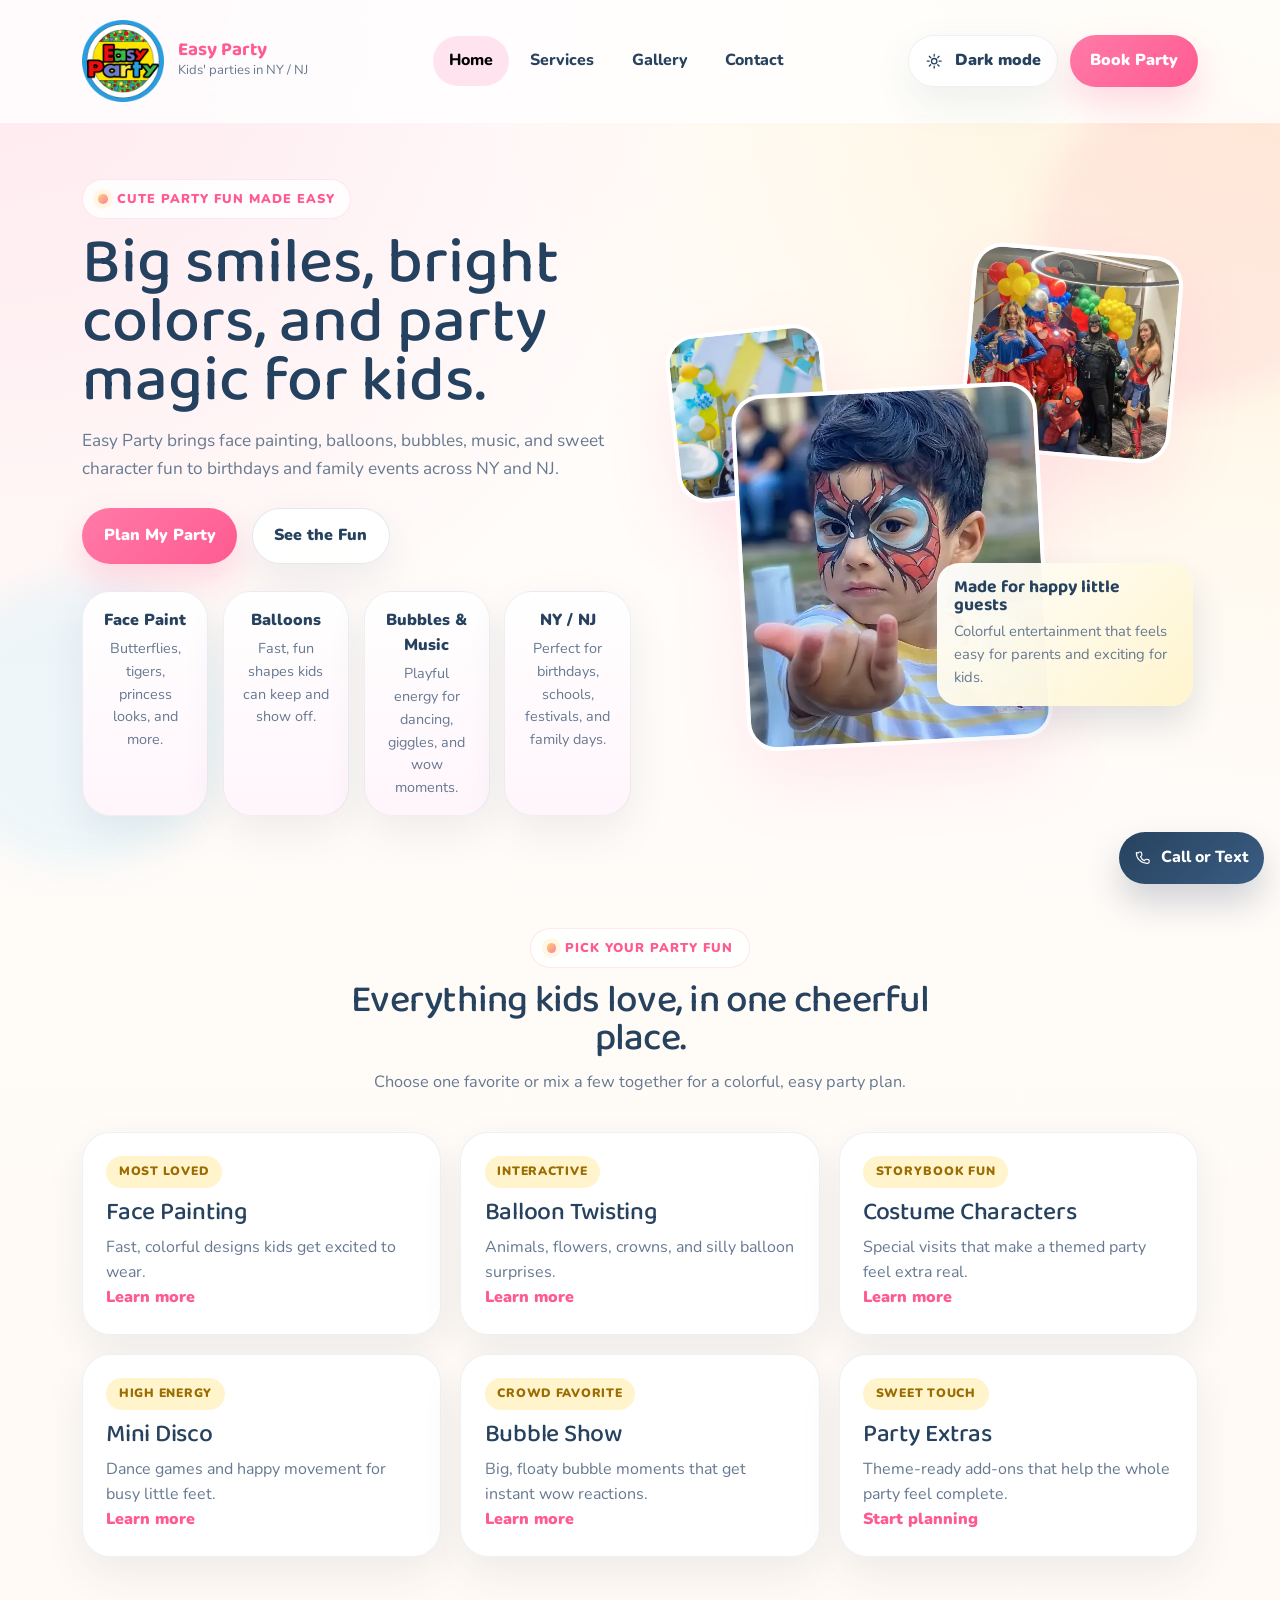
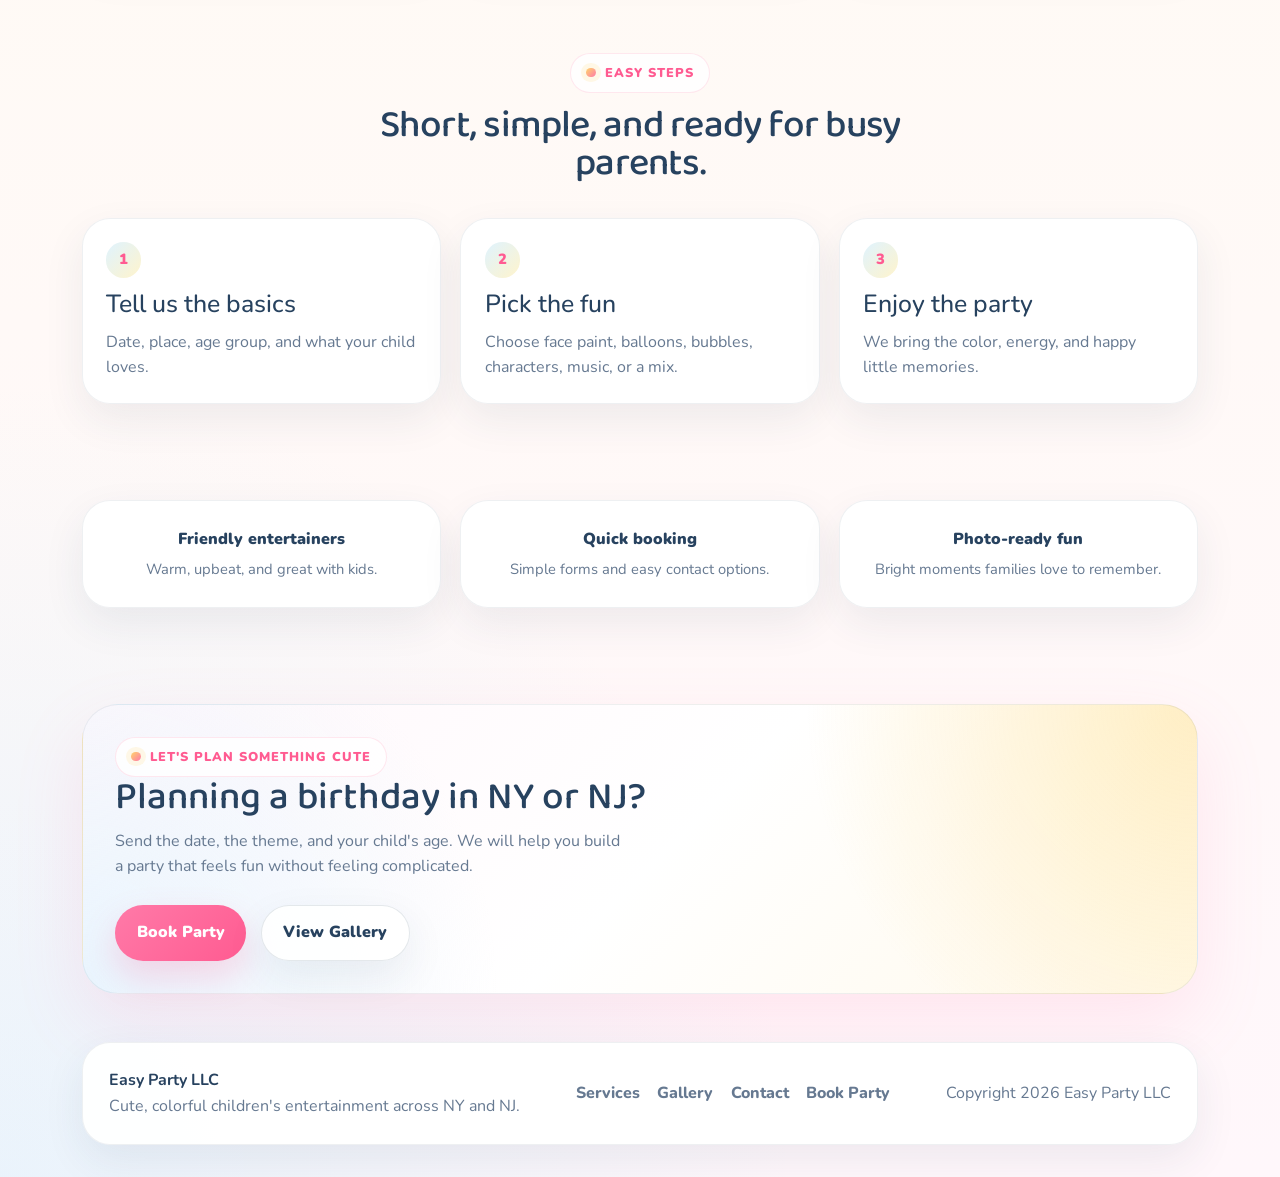
<file: index.html>
<!DOCTYPE html>
<html lang="en">

<head>
    <meta charset="utf-8">
    <!-- Matomo -->
    <script>
        var _paq = window._paq = window._paq || [];
        _paq.push(['trackPageView']);
        _paq.push(['enableLinkTracking']);
        (function() {
            var u = "//matomo.timebox.myds.me/";
            _paq.push(['setTrackerUrl', u + 'matomo.php']);
            _paq.push(['setSiteId', '2']);
            var d = document, g = d.createElement('script'), s = d.getElementsByTagName('script')[0];
            g.async = true;
            g.src = u + 'matomo.js';
            s.parentNode.insertBefore(g, s);
        })();
    </script>
    <!-- End Matomo Code -->
    <meta name="viewport" content="width=device-width, initial-scale=1.0">
    <script>
        (function() {
            var storedTheme = null;
            try {
                storedTheme = localStorage.getItem('easyparty-theme');
            } catch (error) {}
            var prefersDark = window.matchMedia && window.matchMedia('(prefers-color-scheme: dark)').matches;
            var theme = storedTheme === 'light' || storedTheme === 'dark' ? storedTheme : (prefersDark ? 'dark' : 'light');
            document.documentElement.setAttribute('data-theme', theme);
            document.documentElement.setAttribute('data-bs-theme', theme);
        })();
    </script>
    <title>Easy Party | Face Painting & Children's Entertainment in NY / NJ</title>
    <link rel="canonical" href="index.html">
    <meta name="description" content="Easy Party brings face painting, balloon twisting, characters, mini disco, and bubble show entertainment to children's events across NY and NJ.">
    <meta property="og:title" content="Easy Party">
    <meta property="og:description" content="Face painting and joyful children's party entertainment in NY / NJ.">
    <meta property="og:type" content="website">
    <meta property="og:url" content="https://easyparty.org/">
    <meta property="og:image" content="https://easyparty.org/assets/img/brands/easyparty3.webp">
    <meta name="twitter:title" content="Easy Party">
    <meta name="twitter:description" content="Face painting and joyful children's party entertainment in NY / NJ.">
    <meta name="twitter:image" content="https://easyparty.org/assets/img/brands/easyparty3.webp">
    <meta name="twitter:card" content="summary_large_image">
    <script type="application/ld+json">
        {
            "@context": "https://schema.org",
            "@type": "WebSite",
            "name": "Easy Party",
            "url": "https://easyparty.org"
        }
    </script>
    <link rel="apple-touch-icon" type="image/webp" sizes="180x180" href="assets/img/favicon/180x180.webp">
    <link rel="icon" type="image/webp" sizes="16x16" href="assets/img/favicon/16x16.webp">
    <link rel="icon" type="image/webp" sizes="32x32" href="assets/img/favicon/32x32.webp">
    <link rel="icon" type="image/webp" sizes="192x192" href="assets/img/favicon/192x192.webp">
    <link rel="icon" type="image/webp" sizes="512x512" href="assets/img/favicon/512x512.webp">
    <link rel="stylesheet" href="assets/bootstrap/css/bootstrap.min.css">
    <link rel="stylesheet" href="https://fonts.googleapis.com/css2?family=Baloo+2:wght@600;700;800&family=Nunito:wght@400;600;700;800;900&display=swap">
    <link rel="stylesheet" href="assets/css/site.css">
</head>

<body>
    <div class="site-shell">
        <nav class="navbar navbar-expand-lg sticky-top site-nav">
            <div class="container">
                <a class="navbar-brand brand-wrap" href="index.html" aria-label="Easy Party home">
                    <img class="brand-mark" src="assets/img/brands/easyparty3.webp" alt="Easy Party logo">
                    <span class="brand-copy">
                        <strong>Easy Party</strong>
                        <span>Kids' parties in NY / NJ</span>
                    </span>
                </a>
                <button class="navbar-toggler" type="button" data-bs-toggle="collapse" data-bs-target="#siteNav" aria-controls="siteNav" aria-expanded="false" aria-label="Toggle navigation">
                    <span class="navbar-toggler-icon"></span>
                </button>
                <div class="collapse navbar-collapse" id="siteNav">
                    <ul class="navbar-nav mx-auto">
                        <li class="nav-item"><a class="nav-link active" href="index.html" aria-current="page">Home</a></li>
                        <li class="nav-item"><a class="nav-link" href="services.html">Services</a></li>
                        <li class="nav-item"><a class="nav-link" href="gallery.html">Gallery</a></li>
                        <li class="nav-item"><a class="nav-link" href="contacts.html">Contact</a></li>
                    </ul>
                    <div class="nav-actions">
                        <button class="theme-toggle" type="button" data-theme-toggle aria-label="Switch to dark mode" aria-pressed="false">
                            <span class="theme-toggle-icon" aria-hidden="true">
                                <svg class="theme-icon theme-icon-sun" viewBox="0 0 24 24" fill="none">
                                    <path d="M12 3V5.5M12 18.5V21M5.64 5.64L7.41 7.41M16.59 16.59L18.36 18.36M3 12H5.5M18.5 12H21M5.64 18.36L7.41 16.59M16.59 7.41L18.36 5.64M15.5 12C15.5 13.933 13.933 15.5 12 15.5C10.067 15.5 8.5 13.933 8.5 12C8.5 10.067 10.067 8.5 12 8.5C13.933 8.5 15.5 10.067 15.5 12Z" stroke="currentColor" stroke-width="1.7" stroke-linecap="round" stroke-linejoin="round"></path>
                                </svg>
                                <svg class="theme-icon theme-icon-moon" viewBox="0 0 24 24" fill="none">
                                    <path d="M20 15.2A8.5 8.5 0 1 1 8.8 4C8.59 4.683 8.48 5.408 8.48 6.16C8.48 10.193 11.747 13.46 15.78 13.46C17.147 13.46 18.426 13.085 19.52 12.433C19.833 13.312 20 14.259 20 15.2Z" stroke="currentColor" stroke-width="1.7" stroke-linecap="round" stroke-linejoin="round"></path>
                                </svg>
                            </span>
                            <span class="theme-toggle-text" data-theme-label>Dark mode</span>
                        </button>
                        <a class="nav-cta" href="book.html">Book Party</a>
                    </div>
                </div>
            </div>
        </nav>

        <header class="hero">
            <div class="container">
                <div class="hero-grid">
                    <div class="hero-copy reveal">
                        <span class="section-label">Cute party fun made easy</span>
                        <h1>Big smiles, bright colors, and party magic for kids.</h1>
                        <p>Easy Party brings face painting, balloons, bubbles, music, and sweet character fun to birthdays and family events across NY and NJ.</p>
                        <div class="cta-row">
                            <a class="btn-main" href="book.html">Plan My Party</a>
                            <a class="btn-soft" href="services.html">See the Fun</a>
                        </div>
                        <div class="hero-points">
                            <div class="point-card">
                                <strong>Face Paint</strong>
                                <span>Butterflies, tigers, princess looks, and more.</span>
                            </div>
                            <div class="point-card">
                                <strong>Balloons</strong>
                                <span>Fast, fun shapes kids can keep and show off.</span>
                            </div>
                            <div class="point-card">
                                <strong>Bubbles & Music</strong>
                                <span>Playful energy for dancing, giggles, and wow moments.</span>
                            </div>
                            <div class="point-card">
                                <strong>NY / NJ</strong>
                                <span>Perfect for birthdays, schools, festivals, and family days.</span>
                            </div>
                        </div>
                    </div>

                    <div class="hero-visual reveal">
                        <div class="hero-photo hero-photo-left">
                            <img src="assets/img/products/3.3.webp" alt="Children enjoying party entertainment">
                        </div>
                        <div class="hero-photo hero-photo-top">
                            <img src="assets/img/products/2.2.webp" alt="Face painting example">
                        </div>
                        <div class="hero-photo hero-photo-primary">
                            <img src="assets/img/products/1.1.webp" alt="Happy child with colorful face painting">
                        </div>
                        <div class="hero-note">
                            <strong>Made for happy little guests</strong>
                            <span>Colorful entertainment that feels easy for parents and exciting for kids.</span>
                        </div>
                    </div>
                </div>
            </div>
        </header>

        <main>
            <section class="section-space-sm">
                <div class="container">
                    <div class="section-heading reveal">
                        <span class="section-label">Pick your party fun</span>
                        <h2>Everything kids love, in one cheerful place.</h2>
                        <p>Choose one favorite or mix a few together for a colorful, easy party plan.</p>
                    </div>
                    <div class="service-grid">
                        <article class="service-card reveal">
                            <span class="pill">Most Loved</span>
                            <h3>Face Painting</h3>
                            <p>Fast, colorful designs kids get excited to wear.</p>
                            <a href="services.html">Learn more</a>
                        </article>
                        <article class="service-card reveal">
                            <span class="pill">Interactive</span>
                            <h3>Balloon Twisting</h3>
                            <p>Animals, flowers, crowns, and silly balloon surprises.</p>
                            <a href="services.html">Learn more</a>
                        </article>
                        <article class="service-card reveal">
                            <span class="pill">Storybook Fun</span>
                            <h3>Costume Characters</h3>
                            <p>Special visits that make a themed party feel extra real.</p>
                            <a href="services.html">Learn more</a>
                        </article>
                        <article class="service-card reveal">
                            <span class="pill">High Energy</span>
                            <h3>Mini Disco</h3>
                            <p>Dance games and happy movement for busy little feet.</p>
                            <a href="services.html">Learn more</a>
                        </article>
                        <article class="service-card reveal">
                            <span class="pill">Crowd Favorite</span>
                            <h3>Bubble Show</h3>
                            <p>Big, floaty bubble moments that get instant wow reactions.</p>
                            <a href="services.html">Learn more</a>
                        </article>
                        <article class="service-card reveal">
                            <span class="pill">Sweet Touch</span>
                            <h3>Party Extras</h3>
                            <p>Theme-ready add-ons that help the whole party feel complete.</p>
                            <a href="book.html">Start planning</a>
                        </article>
                    </div>
                </div>
            </section>

            <section class="section-space-sm">
                <div class="container">
                    <div class="section-heading reveal">
                        <span class="section-label">Easy steps</span>
                        <h2>Short, simple, and ready for busy parents.</h2>
                    </div>
                    <div class="process-grid">
                        <article class="process-card reveal">
                            <strong>1</strong>
                            <h3>Tell us the basics</h3>
                            <p>Date, place, age group, and what your child loves.</p>
                        </article>
                        <article class="process-card reveal">
                            <strong>2</strong>
                            <h3>Pick the fun</h3>
                            <p>Choose face paint, balloons, bubbles, characters, music, or a mix.</p>
                        </article>
                        <article class="process-card reveal">
                            <strong>3</strong>
                            <h3>Enjoy the party</h3>
                            <p>We bring the color, energy, and happy little memories.</p>
                        </article>
                    </div>
                </div>
            </section>

            <section class="section-space-sm">
                <div class="container">
                    <div class="mini-banner-grid">
                        <div class="mini-banner reveal">
                            <strong>Friendly entertainers</strong>
                            <span>Warm, upbeat, and great with kids.</span>
                        </div>
                        <div class="mini-banner reveal">
                            <strong>Quick booking</strong>
                            <span>Simple forms and easy contact options.</span>
                        </div>
                        <div class="mini-banner reveal">
                            <strong>Photo-ready fun</strong>
                            <span>Bright moments families love to remember.</span>
                        </div>
                    </div>
                </div>
            </section>

            <section class="section-space-sm">
                <div class="container">
                    <div class="cta-banner reveal">
                        <span class="section-label">Let's plan something cute</span>
                        <h2>Planning a birthday in NY or NJ?</h2>
                        <p>Send the date, the theme, and your child's age. We will help you build a party that feels fun without feeling complicated.</p>
                        <div class="cta-row">
                            <a class="btn-main" href="book.html">Book Party</a>
                            <a class="btn-soft" href="gallery.html">View Gallery</a>
                        </div>
                    </div>
                </div>
            </section>
        </main>

        <footer class="footer-wrap">
            <div class="container">
                <div class="footer-card reveal">
                    <div>
                        <strong>Easy Party LLC</strong>
                        <p class="footer-meta">Cute, colorful children's entertainment across NY and NJ.</p>
                    </div>
                    <div class="footer-links">
                        <a href="services.html">Services</a>
                        <a href="gallery.html">Gallery</a>
                        <a href="contacts.html">Contact</a>
                        <a href="book.html">Book Party</a>
                    </div>
                    <div class="footer-meta">Copyright <span data-current-year>2026</span> Easy Party LLC</div>
                </div>
            </div>
        </footer>
    </div>

    <a class="floating-cta" href="tel:+18453919938" aria-label="Call Easy Party">
        <svg viewBox="0 0 24 24" fill="none" aria-hidden="true">
            <path d="M5 4.5C5 3.67157 5.67157 3 6.5 3H8.21607C8.96643 3 9.60876 3.53062 9.74967 4.26762L10.2893 7.0916C10.4006 7.67361 10.2103 8.27231 9.78436 8.68297L8.31254 10.1024C9.37016 12.7713 11.4812 14.8835 14.1495 15.9424L15.5678 14.4705C15.9783 14.0445 16.5768 13.8542 17.1587 13.9654L19.9826 14.505C20.7195 14.6458 21.25 15.2881 21.25 16.0385V17.75C21.25 18.9926 20.2426 20 19 20H18C9.16344 20 2 12.8366 2 4V3.99999L5 4.5Z" stroke="currentColor" stroke-width="1.7" stroke-linecap="round" stroke-linejoin="round"></path>
        </svg>
        Call or Text
    </a>

    <script src="assets/bootstrap/js/bootstrap.min.js"></script>
    <script src="assets/js/site.js"></script>
</body>

</html>
</file>
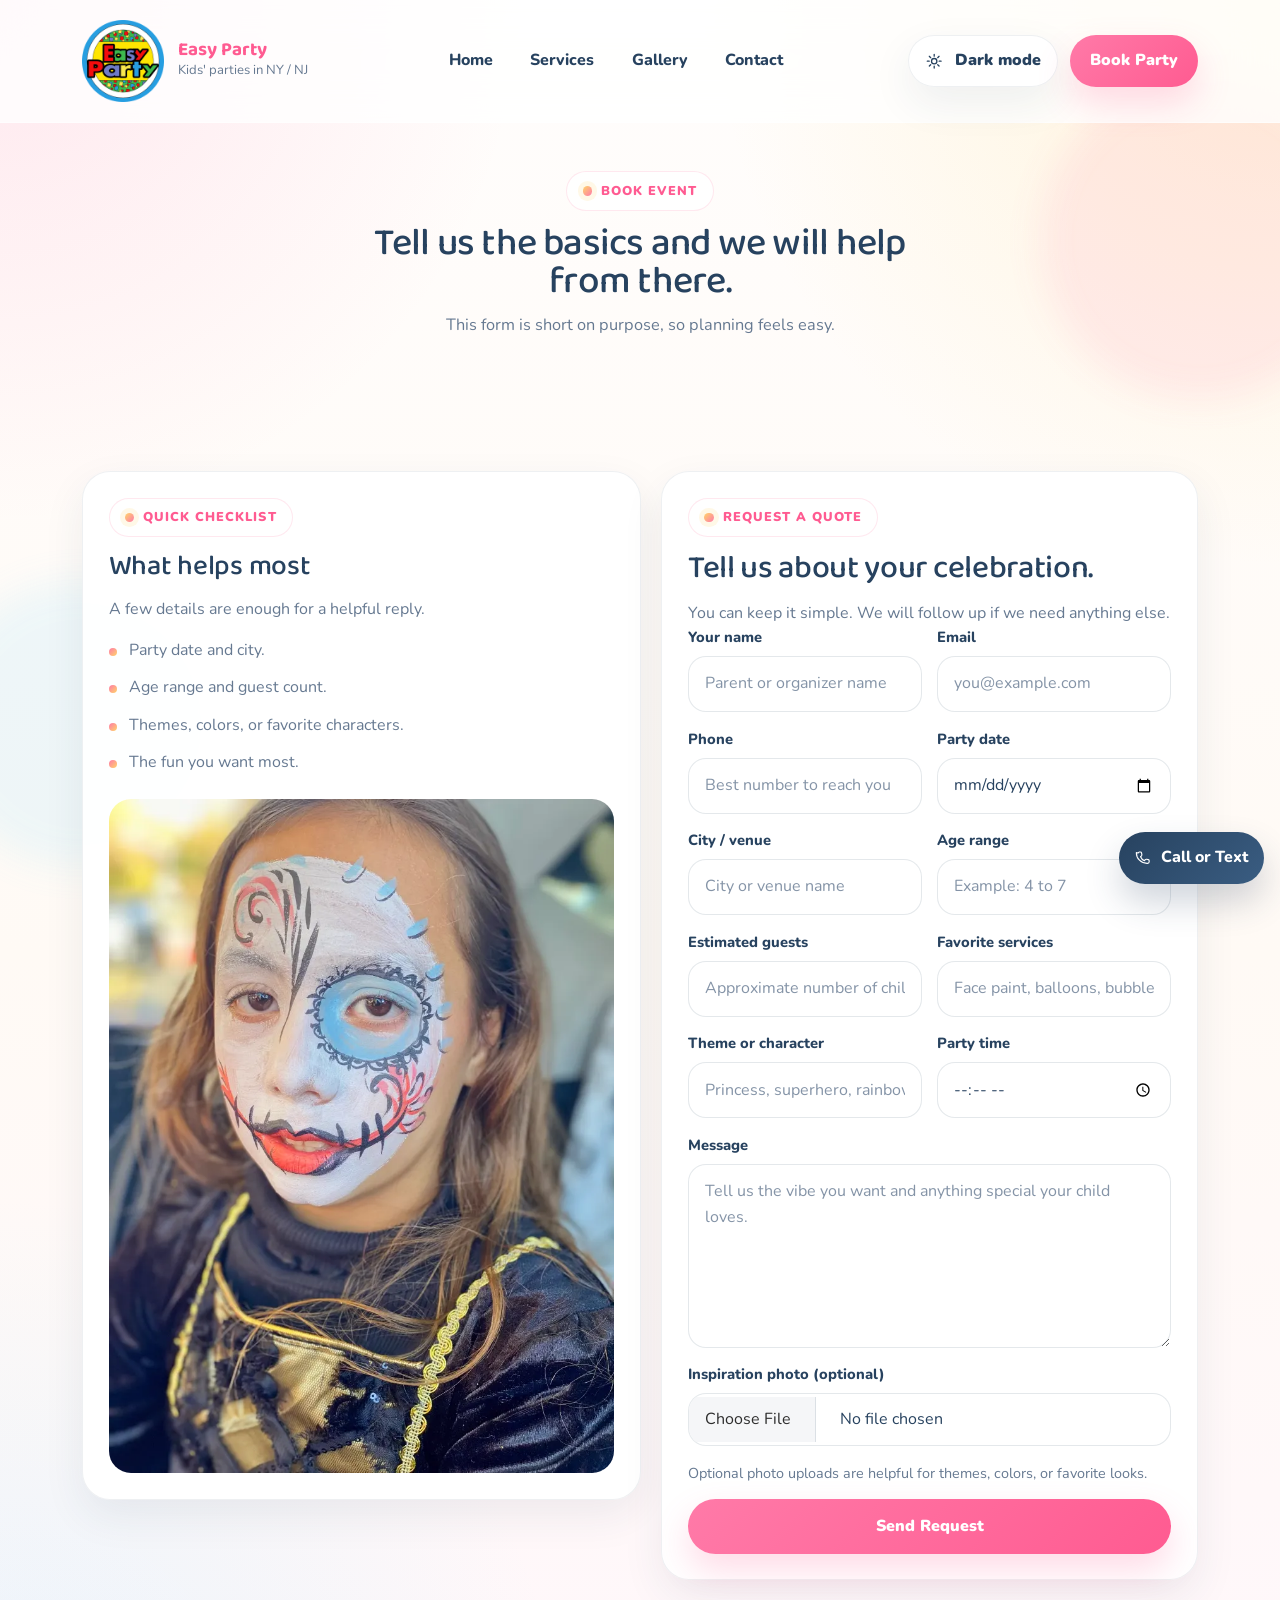
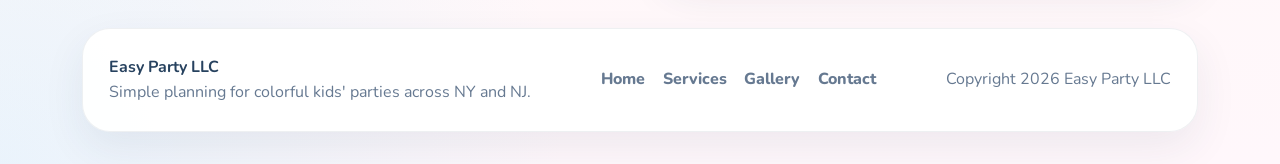
<file: book.html>
<!DOCTYPE html>
<html lang="en">

<head>
    <meta charset="utf-8">
    <!-- Matomo -->
    <script>
        var _paq = window._paq = window._paq || [];
        _paq.push(['trackPageView']);
        _paq.push(['enableLinkTracking']);
        (function() {
            var u = "//matomo.timebox.myds.me/";
            _paq.push(['setTrackerUrl', u + 'matomo.php']);
            _paq.push(['setSiteId', '2']);
            var d = document, g = d.createElement('script'), s = d.getElementsByTagName('script')[0];
            g.async = true;
            g.src = u + 'matomo.js';
            s.parentNode.insertBefore(g, s);
        })();
    </script>
    <!-- End Matomo Code -->
    <meta name="viewport" content="width=device-width, initial-scale=1.0">
    <script>
        (function() {
            var storedTheme = null;
            try {
                storedTheme = localStorage.getItem('easyparty-theme');
            } catch (error) {}
            var prefersDark = window.matchMedia && window.matchMedia('(prefers-color-scheme: dark)').matches;
            var theme = storedTheme === 'light' || storedTheme === 'dark' ? storedTheme : (prefersDark ? 'dark' : 'light');
            document.documentElement.setAttribute('data-theme', theme);
            document.documentElement.setAttribute('data-bs-theme', theme);
        })();
    </script>
    <title>Book Event | Easy Party</title>
    <link rel="canonical" href="book.html">
    <meta name="description" content="Request a quote from Easy Party for face painting and children's party entertainment in NY and NJ.">
    <meta property="og:title" content="Book Easy Party">
    <meta property="og:description" content="Request a quote for children's event entertainment in NY / NJ.">
    <meta property="og:type" content="website">
    <meta property="og:url" content="https://easyparty.org/book.html">
    <meta property="og:image" content="https://easyparty.org/assets/img/brands/easyparty3.webp">
    <meta name="twitter:title" content="Book Easy Party">
    <meta name="twitter:description" content="Request a quote for children's event entertainment in NY / NJ.">
    <meta name="twitter:image" content="https://easyparty.org/assets/img/brands/easyparty3.webp">
    <meta name="twitter:card" content="summary_large_image">
    <link rel="apple-touch-icon" type="image/webp" sizes="180x180" href="assets/img/favicon/180x180.webp">
    <link rel="icon" type="image/webp" sizes="16x16" href="assets/img/favicon/16x16.webp">
    <link rel="icon" type="image/webp" sizes="32x32" href="assets/img/favicon/32x32.webp">
    <link rel="icon" type="image/webp" sizes="192x192" href="assets/img/favicon/192x192.webp">
    <link rel="icon" type="image/webp" sizes="512x512" href="assets/img/favicon/512x512.webp">
    <link rel="stylesheet" href="assets/bootstrap/css/bootstrap.min.css">
    <link rel="stylesheet" href="https://fonts.googleapis.com/css2?family=Baloo+2:wght@600;700;800&family=Nunito:wght@400;600;700;800;900&display=swap">
    <link rel="stylesheet" href="assets/css/site.css">
</head>

<body>
    <div class="site-shell">
        <nav class="navbar navbar-expand-lg sticky-top site-nav">
            <div class="container">
                <a class="navbar-brand brand-wrap" href="index.html" aria-label="Easy Party home">
                    <img class="brand-mark" src="assets/img/brands/easyparty3.webp" alt="Easy Party logo">
                    <span class="brand-copy">
                        <strong>Easy Party</strong>
                        <span>Kids' parties in NY / NJ</span>
                    </span>
                </a>
                <button class="navbar-toggler" type="button" data-bs-toggle="collapse" data-bs-target="#siteNav" aria-controls="siteNav" aria-expanded="false" aria-label="Toggle navigation">
                    <span class="navbar-toggler-icon"></span>
                </button>
                <div class="collapse navbar-collapse" id="siteNav">
                    <ul class="navbar-nav mx-auto">
                        <li class="nav-item"><a class="nav-link" href="index.html">Home</a></li>
                        <li class="nav-item"><a class="nav-link" href="services.html">Services</a></li>
                        <li class="nav-item"><a class="nav-link" href="gallery.html">Gallery</a></li>
                        <li class="nav-item"><a class="nav-link" href="contacts.html">Contact</a></li>
                    </ul>
                    <div class="nav-actions">
                        <button class="theme-toggle" type="button" data-theme-toggle aria-label="Switch to dark mode" aria-pressed="false">
                            <span class="theme-toggle-icon" aria-hidden="true">
                                <svg class="theme-icon theme-icon-sun" viewBox="0 0 24 24" fill="none">
                                    <path d="M12 3V5.5M12 18.5V21M5.64 5.64L7.41 7.41M16.59 16.59L18.36 18.36M3 12H5.5M18.5 12H21M5.64 18.36L7.41 16.59M16.59 7.41L18.36 5.64M15.5 12C15.5 13.933 13.933 15.5 12 15.5C10.067 15.5 8.5 13.933 8.5 12C8.5 10.067 10.067 8.5 12 8.5C13.933 8.5 15.5 10.067 15.5 12Z" stroke="currentColor" stroke-width="1.7" stroke-linecap="round" stroke-linejoin="round"></path>
                                </svg>
                                <svg class="theme-icon theme-icon-moon" viewBox="0 0 24 24" fill="none">
                                    <path d="M20 15.2A8.5 8.5 0 1 1 8.8 4C8.59 4.683 8.48 5.408 8.48 6.16C8.48 10.193 11.747 13.46 15.78 13.46C17.147 13.46 18.426 13.085 19.52 12.433C19.833 13.312 20 14.259 20 15.2Z" stroke="currentColor" stroke-width="1.7" stroke-linecap="round" stroke-linejoin="round"></path>
                                </svg>
                            </span>
                            <span class="theme-toggle-text" data-theme-label>Dark mode</span>
                        </button>
                        <a class="nav-cta" href="book.html">Book Party</a>
                    </div>
                </div>
            </div>
        </nav>

        <header class="section-space-sm">
            <div class="container">
                <div class="section-heading reveal">
                    <span class="section-label">Book event</span>
                    <h1>Tell us the basics and we will help from there.</h1>
                    <p>This form is short on purpose, so planning feels easy.</p>
                </div>
            </div>
        </header>

        <main>
            <section class="section-space-sm">
                <div class="container">
                    <div class="quote-layout">
                        <aside class="sidebar-card reveal">
                            <span class="section-label">Quick checklist</span>
                            <h3 class="mt-3">What helps most</h3>
                            <p class="mt-3">A few details are enough for a helpful reply.</p>
                            <ul class="quote-list">
                                <li>Party date and city.</li>
                                <li>Age range and guest count.</li>
                                <li>Themes, colors, or favorite characters.</li>
                                <li>The fun you want most.</li>
                            </ul>
                            <div class="mt-4">
                                <img src="assets/img/Services/IMG_0528.webp" alt="Easy Party entertainment" style="border-radius: 22px; width: 100%; object-fit: cover; min-height: 240px;">
                            </div>
                        </aside>

                        <div class="quote-card reveal">
                            <span class="section-label">Request a quote</span>
                            <h2 class="mt-3">Tell us about your celebration.</h2>
                            <p class="muted mt-3">You can keep it simple. We will follow up if we need anything else.</p>
                            <form data-bss-recipient="b5ab8833bcabf9f1a5c365f1fdc8e50e" data-bss-subject="Book event / Request a quote">
                                <div class="field-grid two-up">
                                    <label class="field-label">
                                        <span>Your name</span>
                                        <input class="form-control" type="text" name="name" placeholder="Parent or organizer name">
                                    </label>
                                    <label class="field-label">
                                        <span>Email</span>
                                        <input class="form-control" type="email" name="email" placeholder="you@example.com">
                                    </label>
                                </div>

                                <div class="field-grid two-up">
                                    <label class="field-label">
                                        <span>Phone</span>
                                        <input class="form-control" type="text" name="phone" inputmode="tel" placeholder="Best number to reach you">
                                    </label>
                                    <label class="field-label">
                                        <span>Party date</span>
                                        <input class="form-control" type="date" name="event_date">
                                    </label>
                                </div>

                                <div class="field-grid two-up">
                                    <label class="field-label">
                                        <span>City / venue</span>
                                        <input class="form-control" type="text" name="location" placeholder="City or venue name">
                                    </label>
                                    <label class="field-label">
                                        <span>Age range</span>
                                        <input class="form-control" type="text" name="age_range" placeholder="Example: 4 to 7">
                                    </label>
                                </div>

                                <div class="field-grid two-up">
                                    <label class="field-label">
                                        <span>Estimated guests</span>
                                        <input class="form-control" type="text" name="guest_count" placeholder="Approximate number of children">
                                    </label>
                                    <label class="field-label">
                                        <span>Favorite services</span>
                                        <input class="form-control" type="text" name="services" placeholder="Face paint, balloons, bubbles...">
                                    </label>
                                </div>

                                <div class="field-grid two-up">
                                    <label class="field-label">
                                        <span>Theme or character</span>
                                        <input class="form-control" type="text" name="theme" placeholder="Princess, superhero, rainbow, etc.">
                                    </label>
                                    <label class="field-label">
                                        <span>Party time</span>
                                        <input class="form-control" type="time" name="event_time">
                                    </label>
                                </div>

                                <label class="field-label">
                                    <span>Message</span>
                                    <textarea class="form-control" name="message" rows="6" placeholder="Tell us the vibe you want and anything special your child loves."></textarea>
                                </label>

                                <div class="field-grid">
                                    <label class="field-label">
                                        <span>Inspiration photo (optional)</span>
                                        <input class="form-control" type="file" name="reference_photo_1">
                                    </label>
                                </div>

                                <p class="form-note">Optional photo uploads are helpful for themes, colors, or favorite looks.</p>
                                <button class="btn-main" type="submit">Send Request</button>
                            </form>
                        </div>
                    </div>
                </div>
            </section>
        </main>

        <footer class="footer-wrap">
            <div class="container">
                <div class="footer-card reveal">
                    <div>
                        <strong>Easy Party LLC</strong>
                        <p class="footer-meta">Simple planning for colorful kids' parties across NY and NJ.</p>
                    </div>
                    <div class="footer-links">
                        <a href="index.html">Home</a>
                        <a href="services.html">Services</a>
                        <a href="gallery.html">Gallery</a>
                        <a href="contacts.html">Contact</a>
                    </div>
                    <div class="footer-meta">Copyright <span data-current-year>2026</span> Easy Party LLC</div>
                </div>
            </div>
        </footer>
    </div>

    <a class="floating-cta" href="tel:+18453919938" aria-label="Call Easy Party">
        <svg viewBox="0 0 24 24" fill="none" aria-hidden="true">
            <path d="M5 4.5C5 3.67157 5.67157 3 6.5 3H8.21607C8.96643 3 9.60876 3.53062 9.74967 4.26762L10.2893 7.0916C10.4006 7.67361 10.2103 8.27231 9.78436 8.68297L8.31254 10.1024C9.37016 12.7713 11.4812 14.8835 14.1495 15.9424L15.5678 14.4705C15.9783 14.0445 16.5768 13.8542 17.1587 13.9654L19.9826 14.505C20.7195 14.6458 21.25 15.2881 21.25 16.0385V17.75C21.25 18.9926 20.2426 20 19 20H18C9.16344 20 2 12.8366 2 4V3.99999L5 4.5Z" stroke="currentColor" stroke-width="1.7" stroke-linecap="round" stroke-linejoin="round"></path>
        </svg>
        Call or Text
    </a>

    <script src="assets/bootstrap/js/bootstrap.min.js"></script>
    <script src="assets/js/smart-forms.min.js"></script>
    <script src="assets/js/site.js"></script>
</body>

</html>
</file>
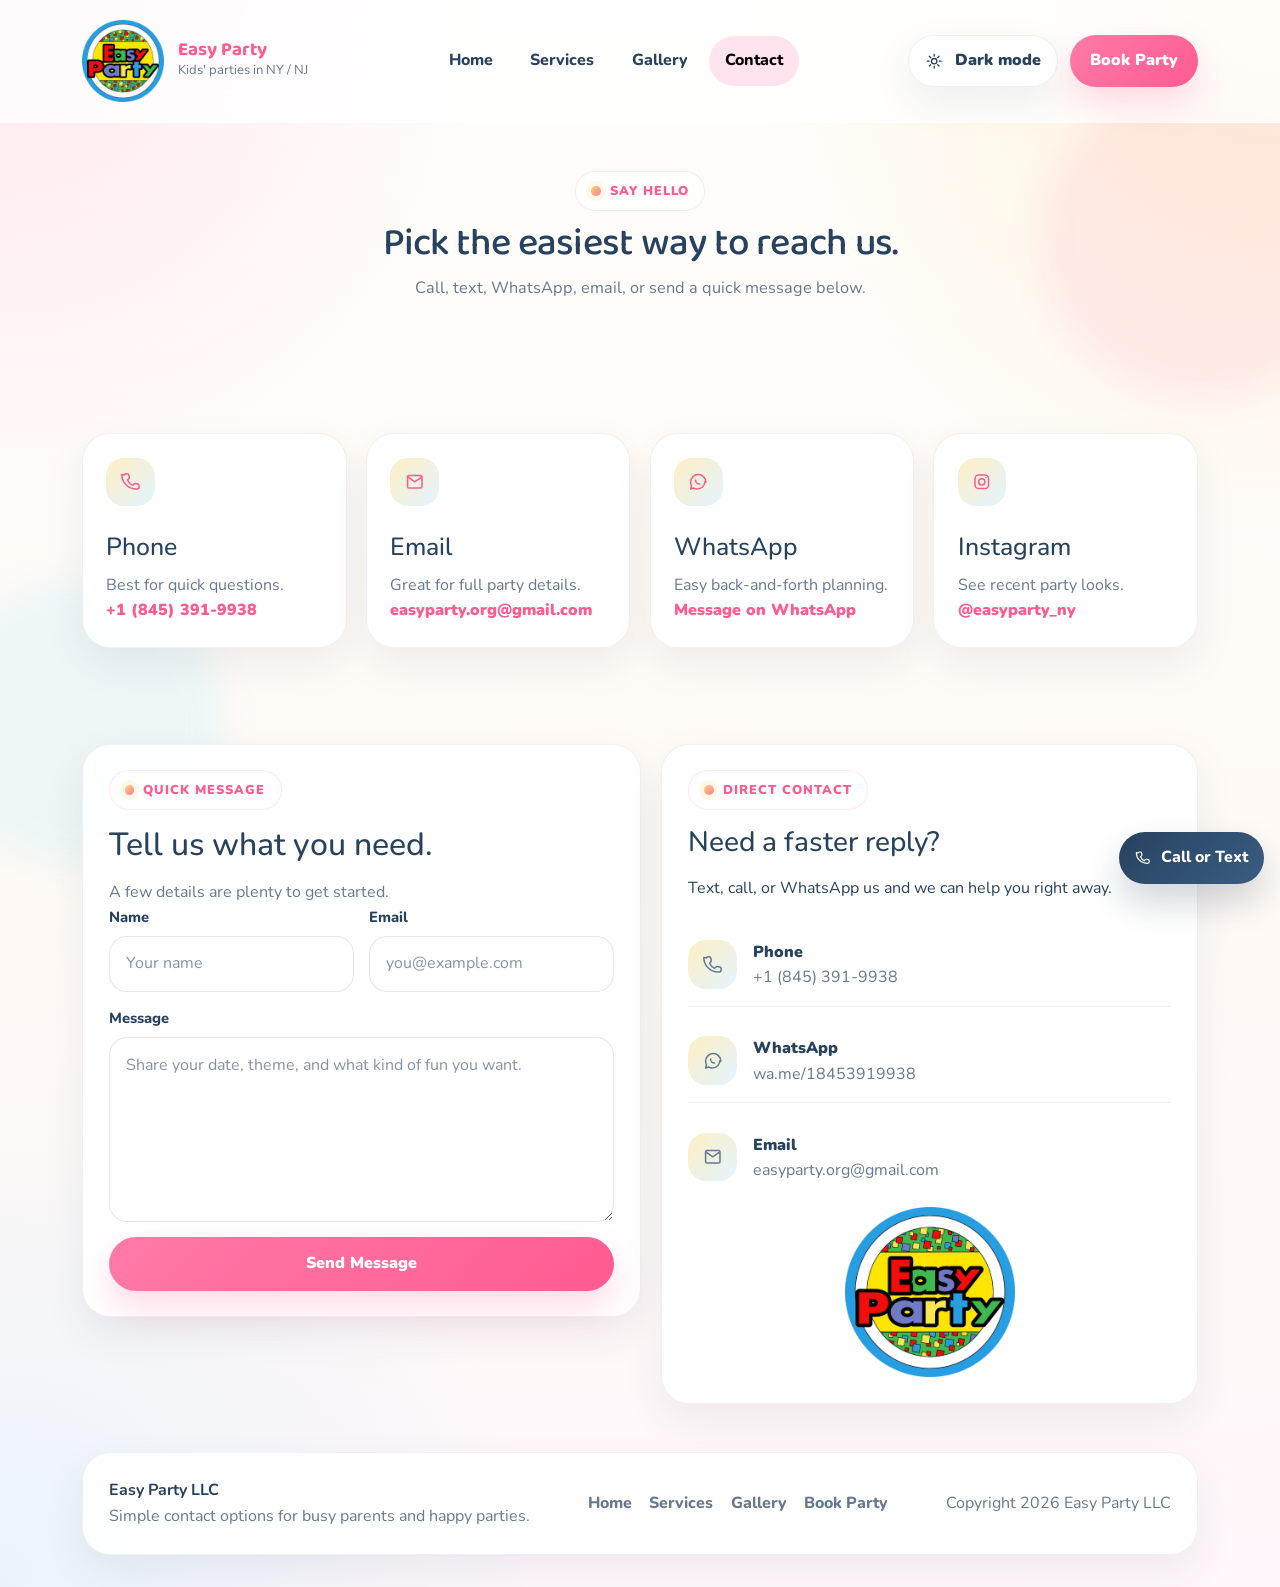
<file: contacts.html>
<!DOCTYPE html>
<html lang="en">

<head>
    <meta charset="utf-8">
    <!-- Matomo -->
    <script>
        var _paq = window._paq = window._paq || [];
        _paq.push(['trackPageView']);
        _paq.push(['enableLinkTracking']);
        (function() {
            var u = "//matomo.timebox.myds.me/";
            _paq.push(['setTrackerUrl', u + 'matomo.php']);
            _paq.push(['setSiteId', '2']);
            var d = document, g = d.createElement('script'), s = d.getElementsByTagName('script')[0];
            g.async = true;
            g.src = u + 'matomo.js';
            s.parentNode.insertBefore(g, s);
        })();
    </script>
    <!-- End Matomo Code -->
    <meta name="viewport" content="width=device-width, initial-scale=1.0">
    <script>
        (function() {
            var storedTheme = null;
            try {
                storedTheme = localStorage.getItem('easyparty-theme');
            } catch (error) {}
            var prefersDark = window.matchMedia && window.matchMedia('(prefers-color-scheme: dark)').matches;
            var theme = storedTheme === 'light' || storedTheme === 'dark' ? storedTheme : (prefersDark ? 'dark' : 'light');
            document.documentElement.setAttribute('data-theme', theme);
            document.documentElement.setAttribute('data-bs-theme', theme);
        })();
    </script>
    <title>Contact | Easy Party</title>
    <link rel="canonical" href="contacts.html">
    <meta name="description" content="Contact Easy Party by phone, email, WhatsApp, or Instagram to ask about children's entertainment in NY and NJ.">
    <meta property="og:title" content="Contact Easy Party">
    <meta property="og:description" content="Reach Easy Party to plan face painting and children's event entertainment in NY / NJ.">
    <meta property="og:type" content="website">
    <meta property="og:url" content="https://easyparty.org/contacts.html">
    <meta property="og:image" content="https://easyparty.org/assets/img/brands/easyparty3.webp">
    <meta name="twitter:title" content="Contact Easy Party">
    <meta name="twitter:description" content="Reach Easy Party to plan face painting and children's event entertainment in NY / NJ.">
    <meta name="twitter:image" content="https://easyparty.org/assets/img/brands/easyparty3.webp">
    <meta name="twitter:card" content="summary_large_image">
    <link rel="apple-touch-icon" type="image/webp" sizes="180x180" href="assets/img/favicon/180x180.webp">
    <link rel="icon" type="image/webp" sizes="16x16" href="assets/img/favicon/16x16.webp">
    <link rel="icon" type="image/webp" sizes="32x32" href="assets/img/favicon/32x32.webp">
    <link rel="icon" type="image/webp" sizes="192x192" href="assets/img/favicon/192x192.webp">
    <link rel="icon" type="image/webp" sizes="512x512" href="assets/img/favicon/512x512.webp">
    <link rel="stylesheet" href="assets/bootstrap/css/bootstrap.min.css">
    <link rel="stylesheet" href="https://fonts.googleapis.com/css2?family=Baloo+2:wght@600;700;800&family=Nunito:wght@400;600;700;800;900&display=swap">
    <link rel="stylesheet" href="assets/css/site.css">
</head>

<body>
    <div class="site-shell">
        <nav class="navbar navbar-expand-lg sticky-top site-nav">
            <div class="container">
                <a class="navbar-brand brand-wrap" href="index.html" aria-label="Easy Party home">
                    <img class="brand-mark" src="assets/img/brands/easyparty3.webp" alt="Easy Party logo">
                    <span class="brand-copy">
                        <strong>Easy Party</strong>
                        <span>Kids' parties in NY / NJ</span>
                    </span>
                </a>
                <button class="navbar-toggler" type="button" data-bs-toggle="collapse" data-bs-target="#siteNav" aria-controls="siteNav" aria-expanded="false" aria-label="Toggle navigation">
                    <span class="navbar-toggler-icon"></span>
                </button>
                <div class="collapse navbar-collapse" id="siteNav">
                    <ul class="navbar-nav mx-auto">
                        <li class="nav-item"><a class="nav-link" href="index.html">Home</a></li>
                        <li class="nav-item"><a class="nav-link" href="services.html">Services</a></li>
                        <li class="nav-item"><a class="nav-link" href="gallery.html">Gallery</a></li>
                        <li class="nav-item"><a class="nav-link active" href="contacts.html" aria-current="page">Contact</a></li>
                    </ul>
                    <div class="nav-actions">
                        <button class="theme-toggle" type="button" data-theme-toggle aria-label="Switch to dark mode" aria-pressed="false">
                            <span class="theme-toggle-icon" aria-hidden="true">
                                <svg class="theme-icon theme-icon-sun" viewBox="0 0 24 24" fill="none">
                                    <path d="M12 3V5.5M12 18.5V21M5.64 5.64L7.41 7.41M16.59 16.59L18.36 18.36M3 12H5.5M18.5 12H21M5.64 18.36L7.41 16.59M16.59 7.41L18.36 5.64M15.5 12C15.5 13.933 13.933 15.5 12 15.5C10.067 15.5 8.5 13.933 8.5 12C8.5 10.067 10.067 8.5 12 8.5C13.933 8.5 15.5 10.067 15.5 12Z" stroke="currentColor" stroke-width="1.7" stroke-linecap="round" stroke-linejoin="round"></path>
                                </svg>
                                <svg class="theme-icon theme-icon-moon" viewBox="0 0 24 24" fill="none">
                                    <path d="M20 15.2A8.5 8.5 0 1 1 8.8 4C8.59 4.683 8.48 5.408 8.48 6.16C8.48 10.193 11.747 13.46 15.78 13.46C17.147 13.46 18.426 13.085 19.52 12.433C19.833 13.312 20 14.259 20 15.2Z" stroke="currentColor" stroke-width="1.7" stroke-linecap="round" stroke-linejoin="round"></path>
                                </svg>
                            </span>
                            <span class="theme-toggle-text" data-theme-label>Dark mode</span>
                        </button>
                        <a class="nav-cta" href="book.html">Book Party</a>
                    </div>
                </div>
            </div>
        </nav>

        <header class="section-space-sm">
            <div class="container">
                <div class="section-heading reveal">
                    <span class="section-label">Say hello</span>
                    <h1>Pick the easiest way to reach us.</h1>
                    <p>Call, text, WhatsApp, email, or send a quick message below.</p>
                </div>
            </div>
        </header>

        <main>
            <section class="section-space-sm">
                <div class="container">
                    <div class="contact-grid">
                        <article class="contact-card reveal">
                            <span class="card-icon">
                                <svg viewBox="0 0 24 24" fill="none" aria-hidden="true">
                                    <path d="M5 4.5C5 3.67157 5.67157 3 6.5 3H8.21607C8.96643 3 9.60876 3.53062 9.74967 4.26762L10.2893 7.0916C10.4006 7.67361 10.2103 8.27231 9.78436 8.68297L8.31254 10.1024C9.37016 12.7713 11.4812 14.8835 14.1495 15.9424L15.5678 14.4705C15.9783 14.0445 16.5768 13.8542 17.1587 13.9654L19.9826 14.505C20.7195 14.6458 21.25 15.2881 21.25 16.0385V17.75C21.25 18.9926 20.2426 20 19 20H18C9.16344 20 2 12.8366 2 4V3.99999L5 4.5Z" stroke="currentColor" stroke-width="1.7" stroke-linecap="round" stroke-linejoin="round"></path>
                                </svg>
                            </span>
                            <h3>Phone</h3>
                            <p>Best for quick questions.</p>
                            <a href="tel:+18453919938">+1 (845) 391-9938</a>
                        </article>
                        <article class="contact-card reveal">
                            <span class="card-icon">
                                <svg viewBox="0 0 24 24" fill="none" aria-hidden="true">
                                    <path d="M4 6.5C4 5.67157 4.67157 5 5.5 5H18.5C19.3284 5 20 5.67157 20 6.5V17.5C20 18.3284 19.3284 19 18.5 19H5.5C4.67157 19 4 18.3284 4 17.5V6.5Z" stroke="currentColor" stroke-width="1.7"></path>
                                    <path d="M5 7L12 12L19 7" stroke="currentColor" stroke-width="1.7" stroke-linecap="round" stroke-linejoin="round"></path>
                                </svg>
                            </span>
                            <h3>Email</h3>
                            <p>Great for full party details.</p>
                            <a href="mailto: easyparty.org@gmail.com"> easyparty.org@gmail.com</a>
                        </article>
                        <article class="contact-card reveal">
                            <span class="card-icon">
                                <svg viewBox="0 0 24 24" fill="none" aria-hidden="true">
                                    <path d="M20 11.5C20 16.1944 16.1944 20 11.5 20C10.0423 20 8.67028 19.6321 7.47222 18.9833L4 20L5.01667 16.5278C4.36787 15.3297 4 13.9577 4 12.5C4 7.80558 7.80558 4 12.5 4C17.1944 4 21 7.80558 21 12.5" stroke="currentColor" stroke-width="1.7" stroke-linecap="round" stroke-linejoin="round"></path>
                                    <path d="M9.5 10C9.5 12.5 11.5 14.5 14 14.5" stroke="currentColor" stroke-width="1.7" stroke-linecap="round"></path>
                                </svg>
                            </span>
                            <h3>WhatsApp</h3>
                            <p>Easy back-and-forth planning.</p>
                            <a href="https://wa.me/18453919938">Message on WhatsApp</a>
                        </article>
                        <article class="contact-card reveal">
                            <span class="card-icon">
                                <svg viewBox="0 0 24 24" fill="none" aria-hidden="true">
                                    <rect x="4.5" y="4.5" width="15" height="15" rx="4" stroke="currentColor" stroke-width="1.7"></rect>
                                    <circle cx="12" cy="12" r="3.5" stroke="currentColor" stroke-width="1.7"></circle>
                                    <circle cx="16.8" cy="7.2" r="0.9" fill="currentColor"></circle>
                                </svg>
                            </span>
                            <h3>Instagram</h3>
                            <p>See recent party looks.</p>
                            <a href="https://www.instagram.com/easyparty_ny/">@easyparty_ny</a>
                        </article>
                    </div>
                </div>
            </section>

            <section class="section-space-sm">
                <div class="container">
                    <div class="contact-layout">
                        <div class="contact-form-card reveal">
                            <span class="section-label">Quick message</span>
                            <h2 class="mt-3 mb-0">Tell us what you need.</h2>
                            <p class="muted mt-3">A few details are plenty to get started.</p>
                            <form data-bss-recipient="b5ab8833bcabf9f1a5c365f1fdc8e50e">
                                <div class="field-grid two-up">
                                    <label class="field-label">
                                        <span>Name</span>
                                        <input class="form-control" type="text" name="name" placeholder="Your name">
                                    </label>
                                    <label class="field-label">
                                        <span>Email</span>
                                        <input class="form-control" type="email" name="email" placeholder="you@example.com">
                                    </label>
                                </div>
                                <label class="field-label">
                                    <span>Message</span>
                                    <textarea class="form-control" name="message" rows="6" placeholder="Share your date, theme, and what kind of fun you want."></textarea>
                                </label>
                                <button class="btn-main" type="submit">Send Message</button>
                            </form>
                        </div>

                        <div class="mapless-card reveal">
                            <span class="section-label">Direct contact</span>
                            <h3 class="mt-3">Need a faster reply?</h3>
                            <p class="mt-3">Text, call, or WhatsApp us and we can help you right away.</p>
                            <div class="contact-stack mt-4">
                                <div class="contact-line">
                                    <span class="card-icon">
                                        <svg viewBox="0 0 24 24" fill="none" aria-hidden="true">
                                            <path d="M5 4.5C5 3.67157 5.67157 3 6.5 3H8.21607C8.96643 3 9.60876 3.53062 9.74967 4.26762L10.2893 7.0916C10.4006 7.67361 10.2103 8.27231 9.78436 8.68297L8.31254 10.1024C9.37016 12.7713 11.4812 14.8835 14.1495 15.9424L15.5678 14.4705C15.9783 14.0445 16.5768 13.8542 17.1587 13.9654L19.9826 14.505C20.7195 14.6458 21.25 15.2881 21.25 16.0385V17.75C21.25 18.9926 20.2426 20 19 20H18C9.16344 20 2 12.8366 2 4V3.99999L5 4.5Z" stroke="currentColor" stroke-width="1.7" stroke-linecap="round" stroke-linejoin="round"></path>
                                        </svg>
                                    </span>
                                    <div>
                                        <strong>Phone</strong>
                                        <a href="tel:+18453919938">+1 (845) 391-9938</a>
                                    </div>
                                </div>
                                <div class="contact-line">
                                    <span class="card-icon">
                                        <svg viewBox="0 0 24 24" fill="none" aria-hidden="true">
                                            <path d="M20 11.5C20 16.1944 16.1944 20 11.5 20C10.0423 20 8.67028 19.6321 7.47222 18.9833L4 20L5.01667 16.5278C4.36787 15.3297 4 13.9577 4 12.5C4 7.80558 7.80558 4 12.5 4C17.1944 4 21 7.80558 21 12.5" stroke="currentColor" stroke-width="1.7" stroke-linecap="round" stroke-linejoin="round"></path>
                                            <path d="M9.5 10C9.5 12.5 11.5 14.5 14 14.5" stroke="currentColor" stroke-width="1.7" stroke-linecap="round"></path>
                                        </svg>
                                    </span>
                                    <div>
                                        <strong>WhatsApp</strong>
                                        <a href="https://wa.me/18453919938">wa.me/18453919938</a>
                                    </div>
                                </div>
                                <div class="contact-line">
                                    <span class="card-icon">
                                        <svg viewBox="0 0 24 24" fill="none" aria-hidden="true">
                                            <path d="M4 6.5C4 5.67157 4.67157 5 5.5 5H18.5C19.3284 5 20 5.67157 20 6.5V17.5C20 18.3284 19.3284 19 18.5 19H5.5C4.67157 19 4 18.3284 4 17.5V6.5Z" stroke="currentColor" stroke-width="1.7"></path>
                                            <path d="M5 7L12 12L19 7" stroke="currentColor" stroke-width="1.7" stroke-linecap="round" stroke-linejoin="round"></path>
                                        </svg>
                                    </span>
                                    <div>
                                        <strong>Email</strong>
                                        <a href="mailto: easyparty.org@gmail.com"> easyparty.org@gmail.com</a>
                                    </div>
                                </div>
                            </div>
                            <div class="mt-4">
                                <img src="assets/img/brands/easyparty3.webp" alt="Easy Party logo" style="max-width: 170px; margin: auto;">
                            </div>
                        </div>
                    </div>
                </div>
            </section>
        </main>

        <footer class="footer-wrap">
            <div class="container">
                <div class="footer-card reveal">
                    <div>
                        <strong>Easy Party LLC</strong>
                        <p class="footer-meta">Simple contact options for busy parents and happy parties.</p>
                    </div>
                    <div class="footer-links">
                        <a href="index.html">Home</a>
                        <a href="services.html">Services</a>
                        <a href="gallery.html">Gallery</a>
                        <a href="book.html">Book Party</a>
                    </div>
                    <div class="footer-meta">Copyright <span data-current-year>2026</span> Easy Party LLC</div>
                </div>
            </div>
        </footer>
    </div>

    <a class="floating-cta" href="tel:+18453919938" aria-label="Call Easy Party">
        <svg viewBox="0 0 24 24" fill="none" aria-hidden="true">
            <path d="M5 4.5C5 3.67157 5.67157 3 6.5 3H8.21607C8.96643 3 9.60876 3.53062 9.74967 4.26762L10.2893 7.0916C10.4006 7.67361 10.2103 8.27231 9.78436 8.68297L8.31254 10.1024C9.37016 12.7713 11.4812 14.8835 14.1495 15.9424L15.5678 14.4705C15.9783 14.0445 16.5768 13.8542 17.1587 13.9654L19.9826 14.505C20.7195 14.6458 21.25 15.2881 21.25 16.0385V17.75C21.25 18.9926 20.2426 20 19 20H18C9.16344 20 2 12.8366 2 4V3.99999L5 4.5Z" stroke="currentColor" stroke-width="1.7" stroke-linecap="round" stroke-linejoin="round"></path>
        </svg>
        Call or Text
    </a>

    <script src="assets/bootstrap/js/bootstrap.min.js"></script>
    <script src="assets/js/smart-forms.min.js"></script>
    <script src="assets/js/site.js"></script>
</body>

</html>
</file>
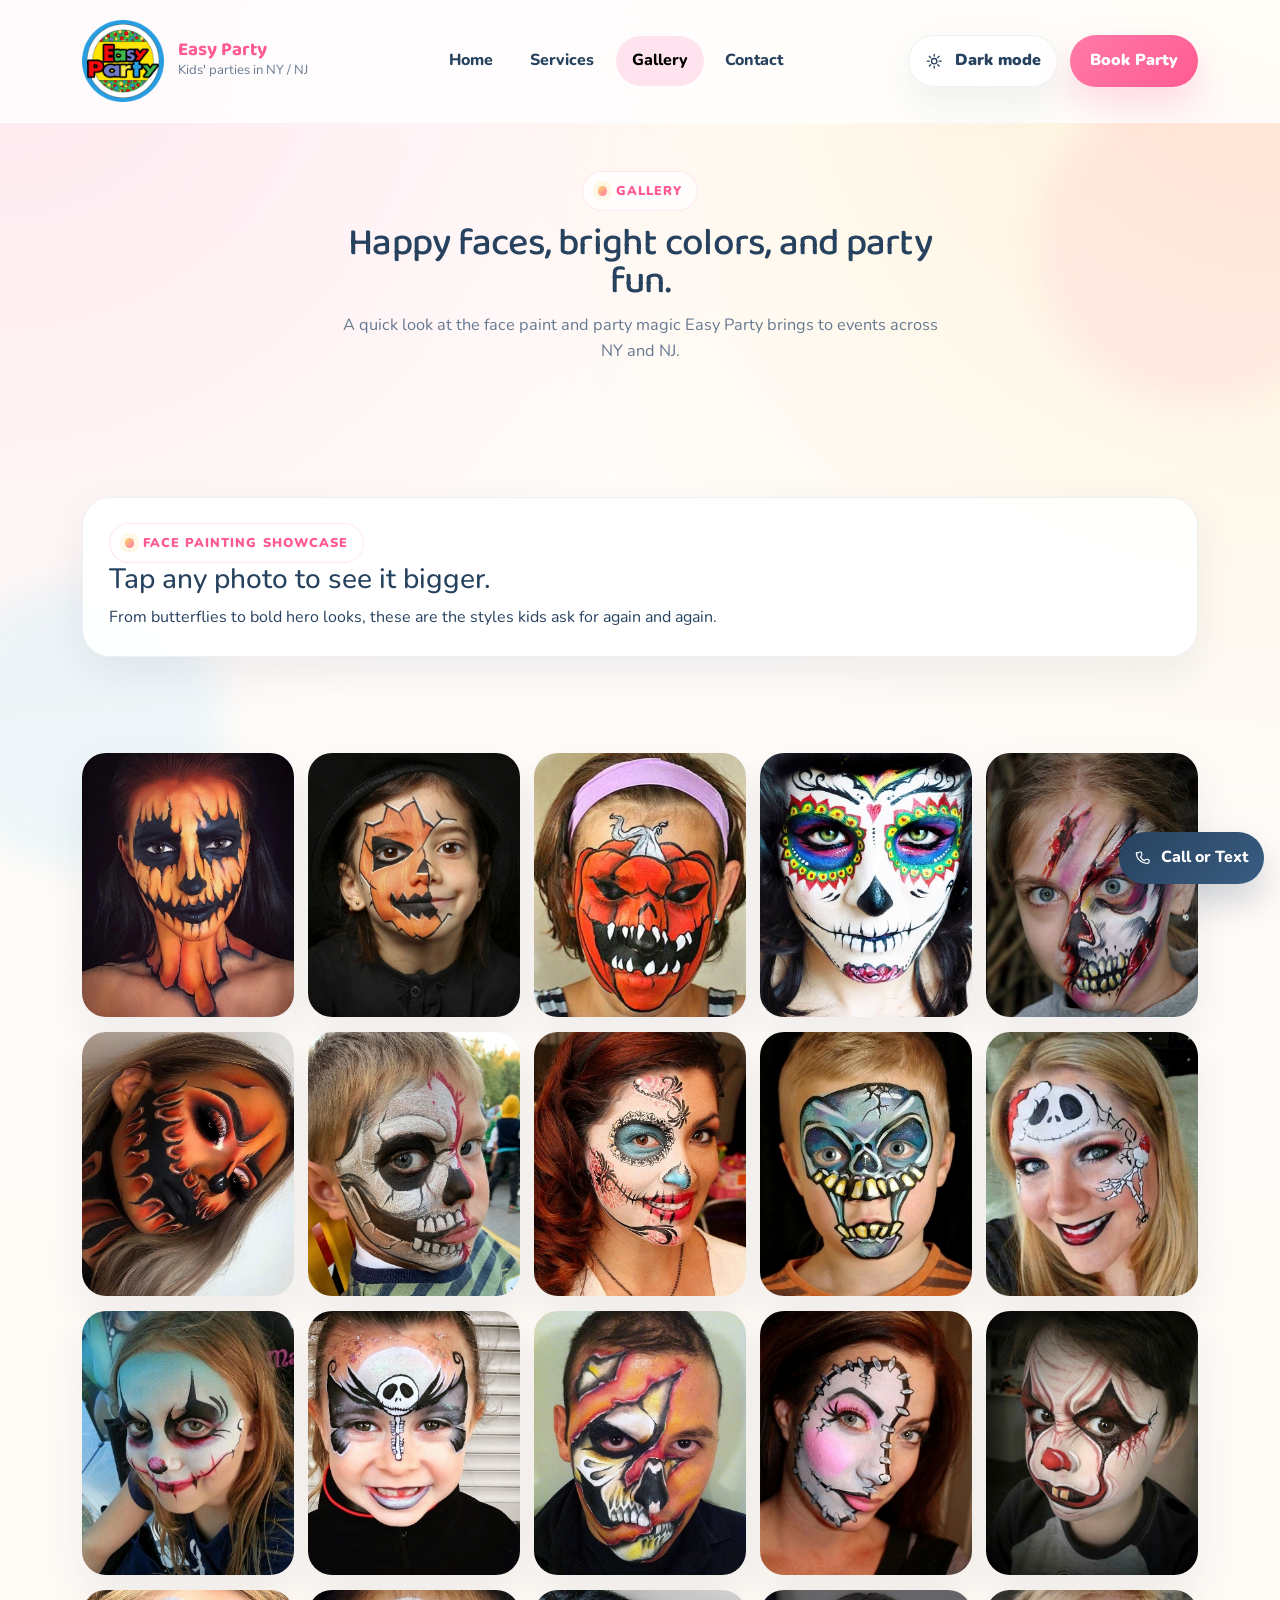
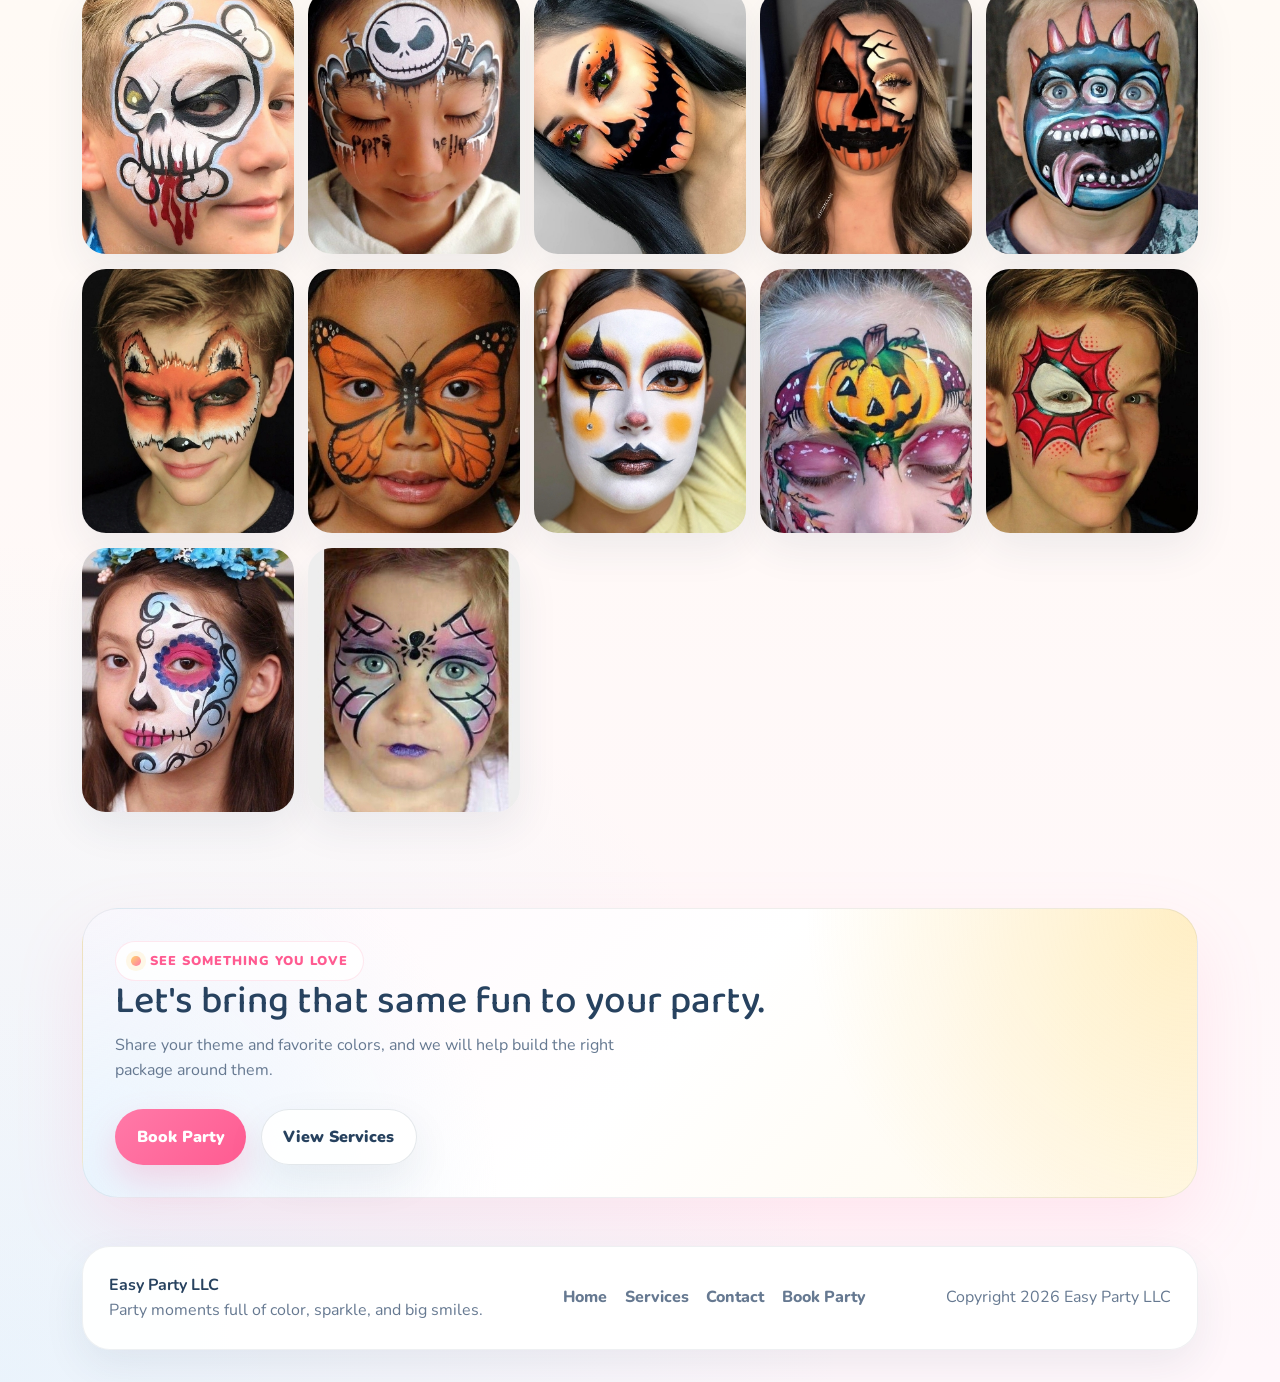
<file: gallery.html>
<!DOCTYPE html>
<html lang="en">

<head>
    <meta charset="utf-8">
    <!-- Matomo -->
    <script>
        var _paq = window._paq = window._paq || [];
        _paq.push(['trackPageView']);
        _paq.push(['enableLinkTracking']);
        (function() {
            var u = "//matomo.timebox.myds.me/";
            _paq.push(['setTrackerUrl', u + 'matomo.php']);
            _paq.push(['setSiteId', '2']);
            var d = document, g = d.createElement('script'), s = d.getElementsByTagName('script')[0];
            g.async = true;
            g.src = u + 'matomo.js';
            s.parentNode.insertBefore(g, s);
        })();
    </script>
    <!-- End Matomo Code -->
    <meta name="viewport" content="width=device-width, initial-scale=1.0">
    <script>
        (function() {
            var storedTheme = null;
            try {
                storedTheme = localStorage.getItem('easyparty-theme');
            } catch (error) {}
            var prefersDark = window.matchMedia && window.matchMedia('(prefers-color-scheme: dark)').matches;
            var theme = storedTheme === 'light' || storedTheme === 'dark' ? storedTheme : (prefersDark ? 'dark' : 'light');
            document.documentElement.setAttribute('data-theme', theme);
            document.documentElement.setAttribute('data-bs-theme', theme);
        })();
    </script>
    <title>Gallery | Easy Party</title>
    <link rel="canonical" href="gallery.html">
    <meta name="description" content="Browse the Easy Party gallery to see face painting and children's party entertainment moments from events across NY and NJ.">
    <meta property="og:title" content="Easy Party Gallery">
    <meta property="og:description" content="A showcase of colorful face painting and happy party moments by Easy Party.">
    <meta property="og:type" content="website">
    <meta property="og:url" content="https://easyparty.org/gallery.html">
    <meta property="og:image" content="https://easyparty.org/assets/img/brands/easyparty3.webp">
    <meta name="twitter:title" content="Easy Party Gallery">
    <meta name="twitter:description" content="A showcase of colorful face painting and happy party moments by Easy Party.">
    <meta name="twitter:image" content="https://easyparty.org/assets/img/brands/easyparty3.webp">
    <meta name="twitter:card" content="summary_large_image">
    <link rel="apple-touch-icon" type="image/webp" sizes="180x180" href="assets/img/favicon/180x180.webp">
    <link rel="icon" type="image/webp" sizes="16x16" href="assets/img/favicon/16x16.webp">
    <link rel="icon" type="image/webp" sizes="32x32" href="assets/img/favicon/32x32.webp">
    <link rel="icon" type="image/webp" sizes="192x192" href="assets/img/favicon/192x192.webp">
    <link rel="icon" type="image/webp" sizes="512x512" href="assets/img/favicon/512x512.webp">
    <link rel="stylesheet" href="assets/bootstrap/css/bootstrap.min.css">
    <link rel="stylesheet" href="https://fonts.googleapis.com/css2?family=Baloo+2:wght@600;700;800&family=Nunito:wght@400;600;700;800;900&display=swap">
    <link rel="stylesheet" href="assets/css/Lightbox-Gallery-No-Gutters-baguetteBox.min.css">
    <link rel="stylesheet" href="assets/css/site.css">
</head>

<body>
    <div class="site-shell">
        <nav class="navbar navbar-expand-lg sticky-top site-nav">
            <div class="container">
                <a class="navbar-brand brand-wrap" href="index.html" aria-label="Easy Party home">
                    <img class="brand-mark" src="assets/img/brands/easyparty3.webp" alt="Easy Party logo">
                    <span class="brand-copy">
                        <strong>Easy Party</strong>
                        <span>Kids' parties in NY / NJ</span>
                    </span>
                </a>
                <button class="navbar-toggler" type="button" data-bs-toggle="collapse" data-bs-target="#siteNav" aria-controls="siteNav" aria-expanded="false" aria-label="Toggle navigation">
                    <span class="navbar-toggler-icon"></span>
                </button>
                <div class="collapse navbar-collapse" id="siteNav">
                    <ul class="navbar-nav mx-auto">
                        <li class="nav-item"><a class="nav-link" href="index.html">Home</a></li>
                        <li class="nav-item"><a class="nav-link" href="services.html">Services</a></li>
                        <li class="nav-item"><a class="nav-link active" href="gallery.html" aria-current="page">Gallery</a></li>
                        <li class="nav-item"><a class="nav-link" href="contacts.html">Contact</a></li>
                    </ul>
                    <div class="nav-actions">
                        <button class="theme-toggle" type="button" data-theme-toggle aria-label="Switch to dark mode" aria-pressed="false">
                            <span class="theme-toggle-icon" aria-hidden="true">
                                <svg class="theme-icon theme-icon-sun" viewBox="0 0 24 24" fill="none">
                                    <path d="M12 3V5.5M12 18.5V21M5.64 5.64L7.41 7.41M16.59 16.59L18.36 18.36M3 12H5.5M18.5 12H21M5.64 18.36L7.41 16.59M16.59 7.41L18.36 5.64M15.5 12C15.5 13.933 13.933 15.5 12 15.5C10.067 15.5 8.5 13.933 8.5 12C8.5 10.067 10.067 8.5 12 8.5C13.933 8.5 15.5 10.067 15.5 12Z" stroke="currentColor" stroke-width="1.7" stroke-linecap="round" stroke-linejoin="round"></path>
                                </svg>
                                <svg class="theme-icon theme-icon-moon" viewBox="0 0 24 24" fill="none">
                                    <path d="M20 15.2A8.5 8.5 0 1 1 8.8 4C8.59 4.683 8.48 5.408 8.48 6.16C8.48 10.193 11.747 13.46 15.78 13.46C17.147 13.46 18.426 13.085 19.52 12.433C19.833 13.312 20 14.259 20 15.2Z" stroke="currentColor" stroke-width="1.7" stroke-linecap="round" stroke-linejoin="round"></path>
                                </svg>
                            </span>
                            <span class="theme-toggle-text" data-theme-label>Dark mode</span>
                        </button>
                        <a class="nav-cta" href="book.html">Book Party</a>
                    </div>
                </div>
            </div>
        </nav>

        <header class="section-space-sm">
            <div class="container">
                <div class="section-heading reveal">
                    <span class="section-label">Gallery</span>
                    <h1>Happy faces, bright colors, and party fun.</h1>
                    <p>A quick look at the face paint and party magic Easy Party brings to events across NY and NJ.</p>
                </div>
            </div>
        </header>

        <main>
            <section class="section-space-sm">
                <div class="container">
                    <div class="gallery-intro reveal">
                        <span class="section-label">Face painting showcase</span>
                        <h3>Tap any photo to see it bigger.</h3>
                        <p>From butterflies to bold hero looks, these are the styles kids ask for again and again.</p>
                    </div>
                </div>
            </section>

            <section class="section-space-sm">
                <div class="container">
                    <div class="gallery-grid" data-bss-baguettebox="">
                        <a href="assets/img/gallery/Bpics/EasyParty_0000.jpg"><img src="assets/img/gallery/Spics/EasyParty_0000.jpg" alt="Face painting example 1"></a>
                        <a href="assets/img/gallery/Bpics/EasyParty_0001.jpg"><img src="assets/img/gallery/Spics/EasyParty_0001.jpg" alt="Face painting example 2"></a>
                        <a href="assets/img/gallery/Bpics/EasyParty_0002.jpg"><img src="assets/img/gallery/Spics/EasyParty_0002.jpg" alt="Face painting example 3"></a>
                        <a href="assets/img/gallery/Bpics/EasyParty_0003.jpg"><img src="assets/img/gallery/Spics/EasyParty_0003.jpg" alt="Face painting example 4"></a>
                        <a href="assets/img/gallery/Bpics/EasyParty_0004.jpg"><img src="assets/img/gallery/Spics/EasyParty_0004.jpg" alt="Face painting example 5"></a>
                        <a href="assets/img/gallery/Bpics/EasyParty_0005.jpg"><img src="assets/img/gallery/Spics/EasyParty_0005.jpg" alt="Face painting example 6"></a>
                        <a href="assets/img/gallery/Bpics/EasyParty_0006.jpg"><img src="assets/img/gallery/Spics/EasyParty_0006.jpg" alt="Face painting example 7"></a>
                        <a href="assets/img/gallery/Bpics/EasyParty_0007.jpg"><img src="assets/img/gallery/Spics/EasyParty_0007.jpg" alt="Face painting example 8"></a>
                        <a href="assets/img/gallery/Bpics/EasyParty_0008.jpg"><img src="assets/img/gallery/Spics/EasyParty_0008.jpg" alt="Face painting example 9"></a>
                        <a href="assets/img/gallery/Bpics/EasyParty_0009.jpg"><img src="assets/img/gallery/Spics/EasyParty_0009.jpg" alt="Face painting example 10"></a>
                        <a href="assets/img/gallery/Bpics/EasyParty_0011.jpg"><img src="assets/img/gallery/Spics/EasyParty_0010.jpg" alt="Face painting example 11"></a>
                        <a href="assets/img/gallery/Bpics/EasyParty_0011.jpg"><img src="assets/img/gallery/Spics/EasyParty_0011.jpg" alt="Face painting example 12"></a>
                        <a href="assets/img/gallery/Bpics/EasyParty_0012.jpg"><img src="assets/img/gallery/Spics/EasyParty_0012.jpg" alt="Face painting example 13"></a>
                        <a href="assets/img/gallery/Bpics/EasyParty_0013.jpg"><img src="assets/img/gallery/Spics/EasyParty_0013.jpg" alt="Face painting example 14"></a>
                        <a href="assets/img/gallery/Bpics/EasyParty_0014.jpg"><img src="assets/img/gallery/Spics/EasyParty_0014.jpg" alt="Face painting example 15"></a>
                        <a href="assets/img/gallery/Bpics/EasyParty_0015.jpg"><img src="assets/img/gallery/Spics/EasyParty_0015.jpg" alt="Face painting example 16"></a>
                        <a href="assets/img/gallery/Bpics/EasyParty_0016.jpg"><img src="assets/img/gallery/Spics/EasyParty_0016.jpg" alt="Face painting example 17"></a>
                        <a href="assets/img/gallery/Bpics/EasyParty_0017.jpg"><img src="assets/img/gallery/Spics/EasyParty_0017.jpg" alt="Face painting example 18"></a>
                        <a href="assets/img/gallery/Bpics/EasyParty_0018.jpg"><img src="assets/img/gallery/Spics/EasyParty_0018.jpg" alt="Face painting example 19"></a>
                        <a href="assets/img/gallery/Bpics/EasyParty_0020.jpg"><img src="assets/img/gallery/Spics/EasyParty_0020.jpg" alt="Face painting example 20"></a>
                        <a href="assets/img/gallery/Bpics/EasyParty_0021.jpg"><img src="assets/img/gallery/Spics/EasyParty_0021.jpg" alt="Face painting example 21"></a>
                        <a href="assets/img/gallery/Bpics/EasyParty_0022.jpg"><img src="assets/img/gallery/Spics/EasyParty_0022.jpg" alt="Face painting example 22"></a>
                        <a href="assets/img/gallery/Bpics/EasyParty_0023.jpg"><img src="assets/img/gallery/Spics/EasyParty_0023.jpg" alt="Face painting example 23"></a>
                        <a href="assets/img/gallery/Bpics/EasyParty_0024.jpg"><img src="assets/img/gallery/Spics/EasyParty_0024.jpg" alt="Face painting example 24"></a>
                        <a href="assets/img/gallery/Bpics/EasyParty_0025.jpg"><img src="assets/img/gallery/Spics/EasyParty_0025.jpg" alt="Face painting example 25"></a>
                        <a href="assets/img/gallery/Bpics/EasyParty_0026.jpg"><img src="assets/img/gallery/Spics/EasyParty_0026.jpg" alt="Face painting example 26"></a>
                        <a href="assets/img/gallery/Bpics/EasyParty_0027.jpg"><img src="assets/img/gallery/Spics/EasyParty_0027.jpg" alt="Face painting example 27"></a>
                    </div>
                </div>
            </section>

            <section class="section-space-sm">
                <div class="container">
                    <div class="cta-banner reveal">
                        <span class="section-label">See something you love</span>
                        <h2>Let's bring that same fun to your party.</h2>
                        <p>Share your theme and favorite colors, and we will help build the right package around them.</p>
                        <div class="cta-row">
                            <a class="btn-main" href="book.html">Book Party</a>
                            <a class="btn-soft" href="services.html">View Services</a>
                        </div>
                    </div>
                </div>
            </section>
        </main>

        <footer class="footer-wrap">
            <div class="container">
                <div class="footer-card reveal">
                    <div>
                        <strong>Easy Party LLC</strong>
                        <p class="footer-meta">Party moments full of color, sparkle, and big smiles.</p>
                    </div>
                    <div class="footer-links">
                        <a href="index.html">Home</a>
                        <a href="services.html">Services</a>
                        <a href="contacts.html">Contact</a>
                        <a href="book.html">Book Party</a>
                    </div>
                    <div class="footer-meta">Copyright <span data-current-year>2026</span> Easy Party LLC</div>
                </div>
            </div>
        </footer>
    </div>

    <a class="floating-cta" href="tel:+18453919938" aria-label="Call Easy Party">
        <svg viewBox="0 0 24 24" fill="none" aria-hidden="true">
            <path d="M5 4.5C5 3.67157 5.67157 3 6.5 3H8.21607C8.96643 3 9.60876 3.53062 9.74967 4.26762L10.2893 7.0916C10.4006 7.67361 10.2103 8.27231 9.78436 8.68297L8.31254 10.1024C9.37016 12.7713 11.4812 14.8835 14.1495 15.9424L15.5678 14.4705C15.9783 14.0445 16.5768 13.8542 17.1587 13.9654L19.9826 14.505C20.7195 14.6458 21.25 15.2881 21.25 16.0385V17.75C21.25 18.9926 20.2426 20 19 20H18C9.16344 20 2 12.8366 2 4V3.99999L5 4.5Z" stroke="currentColor" stroke-width="1.7" stroke-linecap="round" stroke-linejoin="round"></path>
        </svg>
        Call or Text
    </a>

    <script src="assets/bootstrap/js/bootstrap.min.js"></script>
    <script src="assets/js/Lightbox-Gallery-No-Gutters-baguetteBox.min.js"></script>
    <script src="assets/js/site.js"></script>
</body>

</html>
</file>
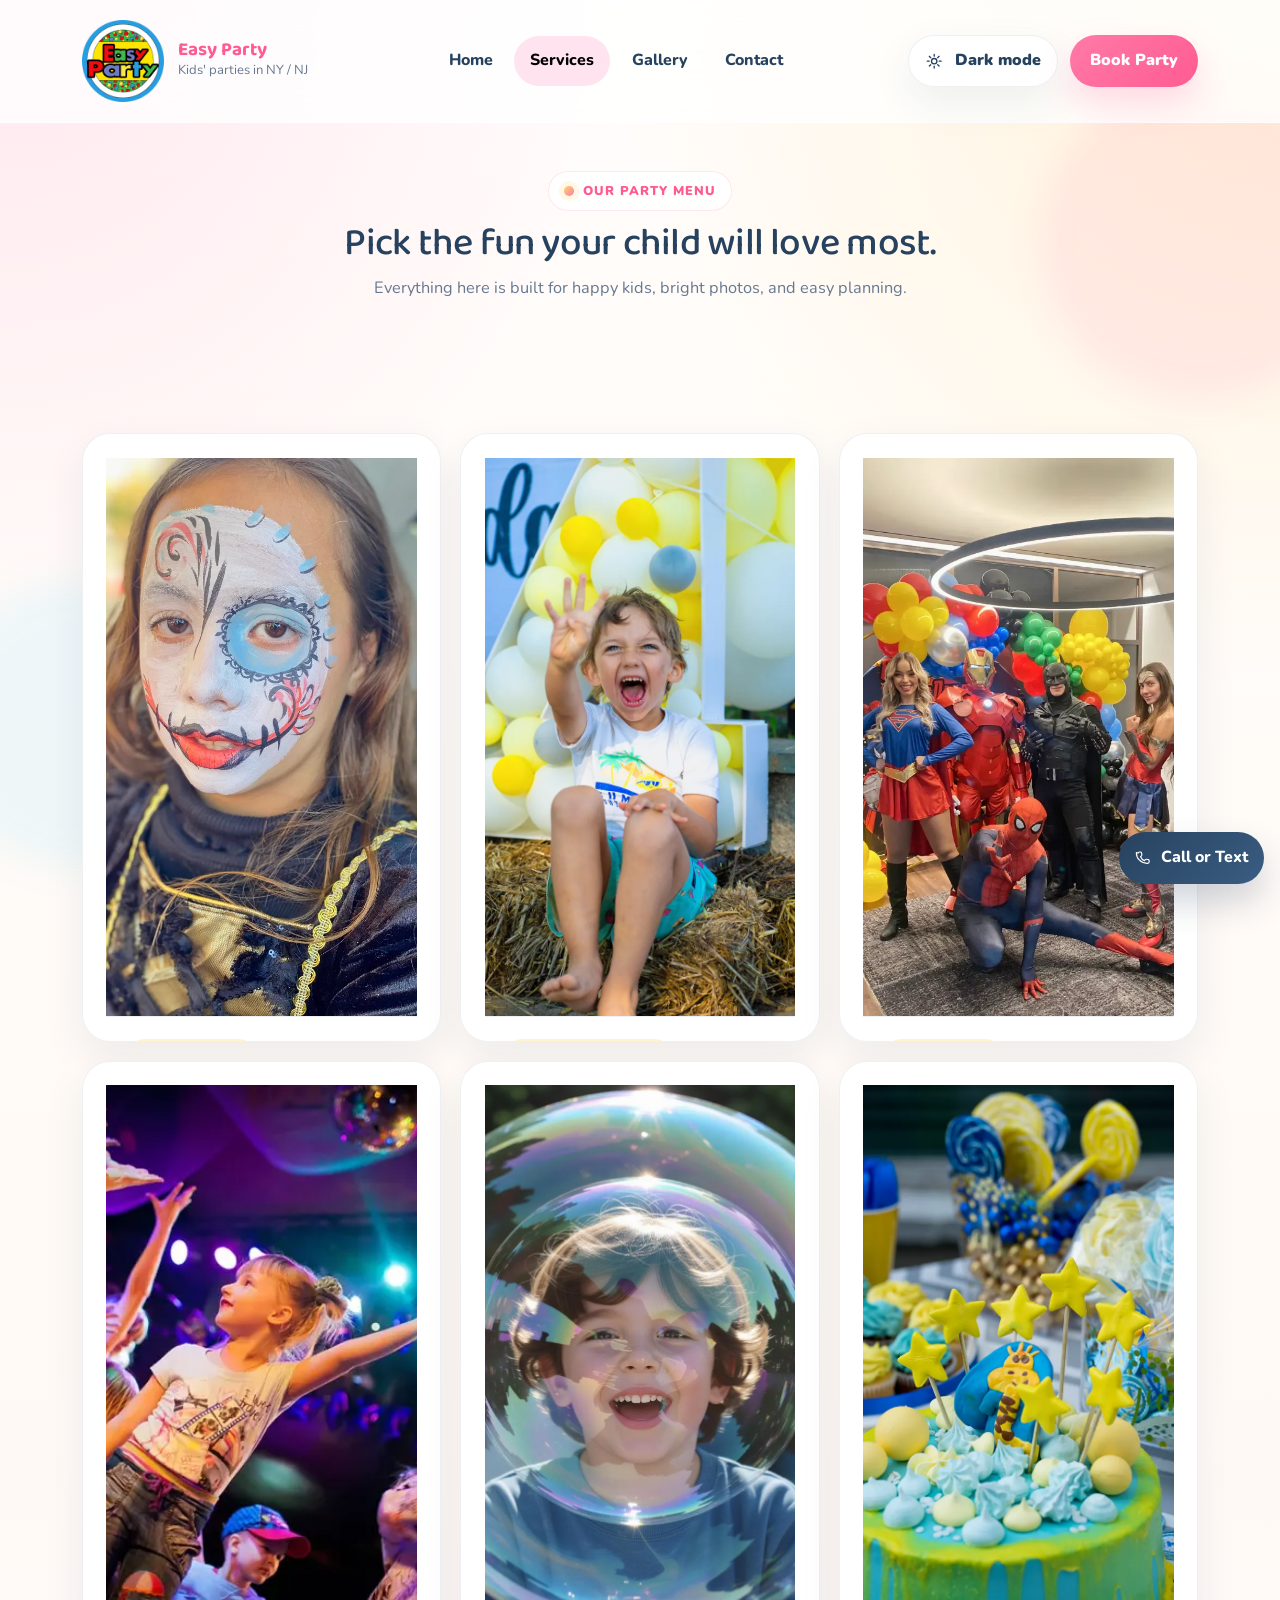
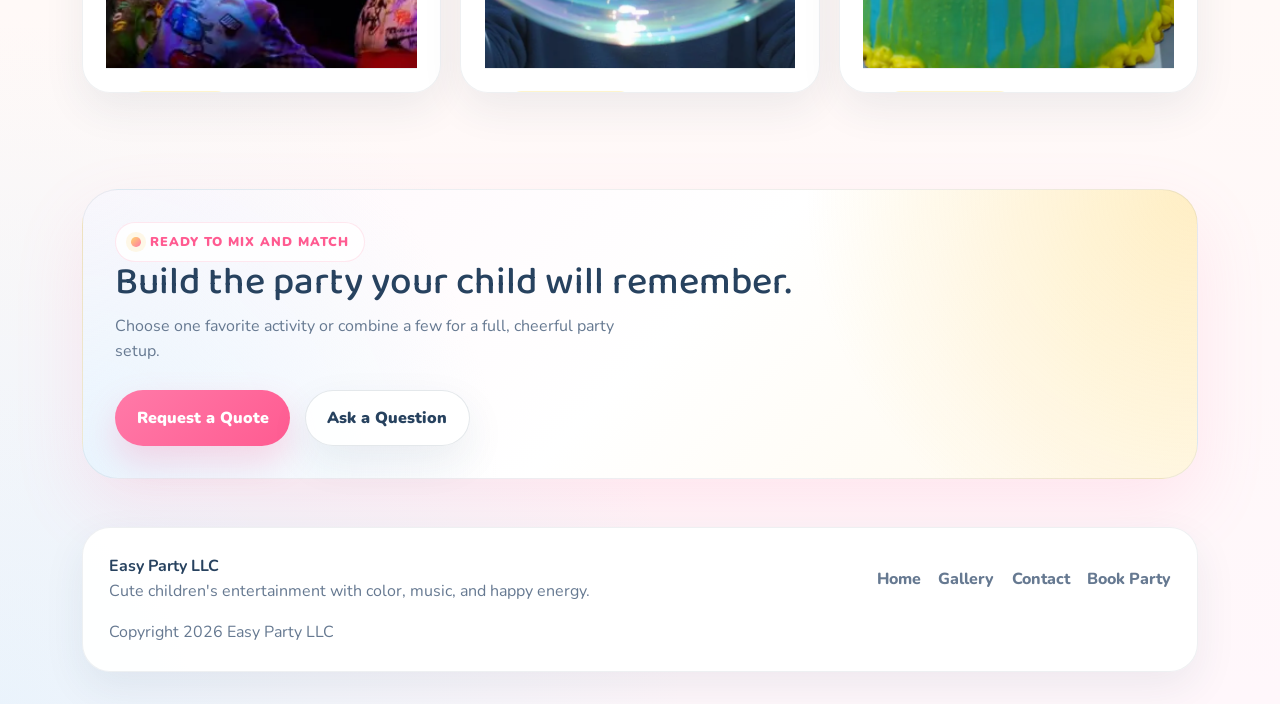
<file: services.html>
<!DOCTYPE html>
<html lang="en">

<head>
    <meta charset="utf-8">
    <!-- Matomo -->
    <script>
        var _paq = window._paq = window._paq || [];
        _paq.push(['trackPageView']);
        _paq.push(['enableLinkTracking']);
        (function() {
            var u = "//matomo.timebox.myds.me/";
            _paq.push(['setTrackerUrl', u + 'matomo.php']);
            _paq.push(['setSiteId', '2']);
            var d = document, g = d.createElement('script'), s = d.getElementsByTagName('script')[0];
            g.async = true;
            g.src = u + 'matomo.js';
            s.parentNode.insertBefore(g, s);
        })();
    </script>
    <!-- End Matomo Code -->
    <meta name="viewport" content="width=device-width, initial-scale=1.0">
    <script>
        (function() {
            var storedTheme = null;
            try {
                storedTheme = localStorage.getItem('easyparty-theme');
            } catch (error) {}
            var prefersDark = window.matchMedia && window.matchMedia('(prefers-color-scheme: dark)').matches;
            var theme = storedTheme === 'light' || storedTheme === 'dark' ? storedTheme : (prefersDark ? 'dark' : 'light');
            document.documentElement.setAttribute('data-theme', theme);
            document.documentElement.setAttribute('data-bs-theme', theme);
        })();
    </script>
    <title>Services | Easy Party</title>
    <link rel="canonical" href="services.html">
    <meta name="description" content="Explore Easy Party services including face painting, balloon twisting, custom sweets, characters, mini disco, and bubble shows for children's events in NY and NJ.">
    <meta property="og:title" content="Easy Party Services">
    <meta property="og:description" content="Face painting, balloons, bubble shows, mini disco, characters, and more for children's parties in NY / NJ.">
    <meta property="og:type" content="website">
    <meta property="og:url" content="https://easyparty.org/services.html">
    <meta property="og:image" content="https://easyparty.org/assets/img/brands/easyparty3.webp">
    <meta name="twitter:title" content="Easy Party Services">
    <meta name="twitter:description" content="Explore children's entertainment services by Easy Party in NY / NJ.">
    <meta name="twitter:image" content="https://easyparty.org/assets/img/brands/easyparty3.webp">
    <meta name="twitter:card" content="summary_large_image">
    <link rel="apple-touch-icon" type="image/webp" sizes="180x180" href="assets/img/favicon/180x180.webp">
    <link rel="icon" type="image/webp" sizes="16x16" href="assets/img/favicon/16x16.webp">
    <link rel="icon" type="image/webp" sizes="32x32" href="assets/img/favicon/32x32.webp">
    <link rel="icon" type="image/webp" sizes="192x192" href="assets/img/favicon/192x192.webp">
    <link rel="icon" type="image/webp" sizes="512x512" href="assets/img/favicon/512x512.webp">
    <link rel="stylesheet" href="assets/bootstrap/css/bootstrap.min.css">
    <link rel="stylesheet" href="https://fonts.googleapis.com/css2?family=Baloo+2:wght@600;700;800&family=Nunito:wght@400;600;700;800;900&display=swap">
    <link rel="stylesheet" href="assets/css/site.css">
</head>

<body>
    <div class="site-shell">
        <nav class="navbar navbar-expand-lg sticky-top site-nav">
            <div class="container">
                <a class="navbar-brand brand-wrap" href="index.html" aria-label="Easy Party home">
                    <img class="brand-mark" src="assets/img/brands/easyparty3.webp" alt="Easy Party logo">
                    <span class="brand-copy">
                        <strong>Easy Party</strong>
                        <span>Kids' parties in NY / NJ</span>
                    </span>
                </a>
                <button class="navbar-toggler" type="button" data-bs-toggle="collapse" data-bs-target="#siteNav" aria-controls="siteNav" aria-expanded="false" aria-label="Toggle navigation">
                    <span class="navbar-toggler-icon"></span>
                </button>
                <div class="collapse navbar-collapse" id="siteNav">
                    <ul class="navbar-nav mx-auto">
                        <li class="nav-item"><a class="nav-link" href="index.html">Home</a></li>
                        <li class="nav-item"><a class="nav-link active" href="services.html" aria-current="page">Services</a></li>
                        <li class="nav-item"><a class="nav-link" href="gallery.html">Gallery</a></li>
                        <li class="nav-item"><a class="nav-link" href="contacts.html">Contact</a></li>
                    </ul>
                    <div class="nav-actions">
                        <button class="theme-toggle" type="button" data-theme-toggle aria-label="Switch to dark mode" aria-pressed="false">
                            <span class="theme-toggle-icon" aria-hidden="true">
                                <svg class="theme-icon theme-icon-sun" viewBox="0 0 24 24" fill="none">
                                    <path d="M12 3V5.5M12 18.5V21M5.64 5.64L7.41 7.41M16.59 16.59L18.36 18.36M3 12H5.5M18.5 12H21M5.64 18.36L7.41 16.59M16.59 7.41L18.36 5.64M15.5 12C15.5 13.933 13.933 15.5 12 15.5C10.067 15.5 8.5 13.933 8.5 12C8.5 10.067 10.067 8.5 12 8.5C13.933 8.5 15.5 10.067 15.5 12Z" stroke="currentColor" stroke-width="1.7" stroke-linecap="round" stroke-linejoin="round"></path>
                                </svg>
                                <svg class="theme-icon theme-icon-moon" viewBox="0 0 24 24" fill="none">
                                    <path d="M20 15.2A8.5 8.5 0 1 1 8.8 4C8.59 4.683 8.48 5.408 8.48 6.16C8.48 10.193 11.747 13.46 15.78 13.46C17.147 13.46 18.426 13.085 19.52 12.433C19.833 13.312 20 14.259 20 15.2Z" stroke="currentColor" stroke-width="1.7" stroke-linecap="round" stroke-linejoin="round"></path>
                                </svg>
                            </span>
                            <span class="theme-toggle-text" data-theme-label>Dark mode</span>
                        </button>
                        <a class="nav-cta" href="book.html">Book Party</a>
                    </div>
                </div>
            </div>
        </nav>

        <header class="section-space-sm">
            <div class="container">
                <div class="section-heading reveal">
                    <span class="section-label">Our party menu</span>
                    <h1>Pick the fun your child will love most.</h1>
                    <p>Everything here is built for happy kids, bright photos, and easy planning.</p>
                </div>
            </div>
        </header>

        <main>
            <section class="section-space-sm">
                <div class="container">
                    <div class="party-card-grid">
                        <article class="party-card reveal">
                            <img src="assets/img/Services/IMG_0528.webp" alt="Face painting at a children's party">
                            <div class="party-card-body">
                                <span class="pill">Face Painting</span>
                                <h3>Bright little transformations</h3>
                                <p>Perfect for butterflies, superheroes, animals, fairies, and favorite colors.</p>
                                <ul class="party-points">
                                    <li>Skin-safe and photo-ready.</li>
                                    <li>Great for birthdays, schools, and festivals.</li>
                                </ul>
                            </div>
                        </article>

                        <article class="party-card reveal">
                            <img src="assets/img/Services/DSC08756.webp" alt="Balloon twisting for children">
                            <div class="party-card-body">
                                <span class="pill">Balloon Twisting</span>
                                <h3>Fun shapes kids can keep</h3>
                                <p>Animals, crowns, flowers, swords, and playful take-home balloon creations.</p>
                                <ul class="party-points">
                                    <li>Quick, interactive, and easy to love.</li>
                                    <li>Lovely on its own or with face paint.</li>
                                </ul>
                            </div>
                        </article>

                        <article class="party-card reveal">
                            <img src="assets/img/Services/costumes.webp" alt="Costumed party character">
                            <div class="party-card-body">
                                <span class="pill">Characters</span>
                                <h3>Theme magic that pops</h3>
                                <p>Special character visits that make party themes feel real the second they arrive.</p>
                                <ul class="party-points">
                                    <li>Perfect for grand entrances and photos.</li>
                                    <li>Works beautifully with games and dancing.</li>
                                </ul>
                            </div>
                        </article>

                        <article class="party-card reveal">
                            <img src="assets/img/Services/disco2.webp" alt="Mini disco children dancing">
                            <div class="party-card-body">
                                <span class="pill">Mini Disco</span>
                                <h3>Music, games, and wiggles</h3>
                                <p>A happy energy boost for kids who want to dance, move, and laugh together.</p>
                                <ul class="party-points">
                                    <li>Great for outgoing groups.</li>
                                    <li>Easy to pair with bubbles or characters.</li>
                                </ul>
                            </div>
                        </article>

                        <article class="party-card reveal">
                            <img src="assets/img/Services/bubble%20show.webp" alt="Bubble show performance">
                            <div class="party-card-body">
                                <span class="pill">Bubble Show</span>
                                <h3>Light, floaty wow moments</h3>
                                <p>Giant bubbles and dreamy shapes that make the party feel extra magical.</p>
                                <ul class="party-points">
                                    <li>Loved by little kids and grown-ups too.</li>
                                    <li>Beautiful for indoor or outdoor celebrations.</li>
                                </ul>
                            </div>
                        </article>

                        <article class="party-card reveal">
                            <img src="assets/img/Services/DSC00892.webp" alt="Custom cakes and sweets">
                            <div class="party-card-body">
                                <span class="pill">Sweet Extras</span>
                                <h3>Finishing touches for the theme</h3>
                                <p>Cakes and sweet table details that help the whole party feel tied together.</p>
                                <ul class="party-points">
                                    <li>Great for theme-heavy birthdays.</li>
                                    <li>Adds a cute, polished final touch.</li>
                                </ul>
                            </div>
                        </article>
                    </div>
                </div>
            </section>

            <section class="section-space-sm">
                <div class="container">
                    <div class="cta-banner reveal">
                        <span class="section-label">Ready to mix and match</span>
                        <h2>Build the party your child will remember.</h2>
                        <p>Choose one favorite activity or combine a few for a full, cheerful party setup.</p>
                        <div class="cta-row">
                            <a class="btn-main" href="book.html">Request a Quote</a>
                            <a class="btn-soft" href="contacts.html">Ask a Question</a>
                        </div>
                    </div>
                </div>
            </section>
        </main>

        <footer class="footer-wrap">
            <div class="container">
                <div class="footer-card reveal">
                    <div>
                        <strong>Easy Party LLC</strong>
                        <p class="footer-meta">Cute children's entertainment with color, music, and happy energy.</p>
                    </div>
                    <div class="footer-links">
                        <a href="index.html">Home</a>
                        <a href="gallery.html">Gallery</a>
                        <a href="contacts.html">Contact</a>
                        <a href="book.html">Book Party</a>
                    </div>
                    <div class="footer-meta">Copyright <span data-current-year>2026</span> Easy Party LLC</div>
                </div>
            </div>
        </footer>
    </div>

    <a class="floating-cta" href="tel:+18453919938" aria-label="Call Easy Party">
        <svg viewBox="0 0 24 24" fill="none" aria-hidden="true">
            <path d="M5 4.5C5 3.67157 5.67157 3 6.5 3H8.21607C8.96643 3 9.60876 3.53062 9.74967 4.26762L10.2893 7.0916C10.4006 7.67361 10.2103 8.27231 9.78436 8.68297L8.31254 10.1024C9.37016 12.7713 11.4812 14.8835 14.1495 15.9424L15.5678 14.4705C15.9783 14.0445 16.5768 13.8542 17.1587 13.9654L19.9826 14.505C20.7195 14.6458 21.25 15.2881 21.25 16.0385V17.75C21.25 18.9926 20.2426 20 19 20H18C9.16344 20 2 12.8366 2 4V3.99999L5 4.5Z" stroke="currentColor" stroke-width="1.7" stroke-linecap="round" stroke-linejoin="round"></path>
        </svg>
        Call or Text
    </a>

    <script src="assets/bootstrap/js/bootstrap.min.js"></script>
    <script src="assets/js/site.js"></script>
</body>

</html>
</file>
<file: assets/css/site.css>
:root {
    color-scheme: light;
    --bg: #fffaf5;
    --bg-accent: #fff2fb;
    --surface: rgba(255, 255, 255, 0.94);
    --surface-strong: #ffffff;
    --surface-soft: #f7fbff;
    --text: #27425f;
    --text-strong: #244160;
    --muted: #667991;
    --line: rgba(39, 66, 95, 0.12);
    --card-border: rgba(39, 66, 95, 0.08);
    --brand: #ff7aa8;
    --brand-deep: #ff5b91;
    --brand-soft: #ffe4ef;
    --accent: #ffd56a;
    --accent-deep: #f0b836;
    --accent-soft: #fff4cc;
    --sky: #dff3ff;
    --mint: #daf8ea;
    --peach: #ffe4d3;
    --lavender: #efe3ff;
    --shadow: 0 28px 70px rgba(255, 122, 168, 0.14);
    --shadow-soft: 0 16px 42px rgba(39, 66, 95, 0.08);
    --body-top: #fffdfc;
    --body-bottom: #fff7fb;
    --glow-brand: rgba(255, 122, 168, 0.16);
    --glow-sky: rgba(139, 226, 255, 0.2);
    --label-bg: rgba(255, 255, 255, 0.82);
    --label-border: rgba(255, 91, 145, 0.14);
    --label-ring: rgba(255, 213, 106, 0.16);
    --nav-bg: rgba(255, 255, 255, 0.78);
    --nav-bg-strong: rgba(255, 255, 255, 0.94);
    --nav-border: rgba(255, 255, 255, 0.5);
    --nav-shadow: 0 14px 34px rgba(39, 66, 95, 0.08);
    --soft-button-bg: rgba(255, 255, 255, 0.88);
    --soft-button-hover: #ffffff;
    --point-card-bg: linear-gradient(180deg, rgba(255, 255, 255, 0.98), rgba(255, 245, 251, 0.98));
    --photo-border: rgba(255, 255, 255, 0.92);
    --photo-surface: #ffffff;
    --note-bg: linear-gradient(135deg, rgba(255, 255, 255, 0.96), rgba(255, 244, 204, 0.96));
    --note-shadow: 0 18px 35px rgba(39, 66, 95, 0.14);
    --icon-bg: linear-gradient(135deg, rgba(255, 213, 106, 0.4), rgba(223, 243, 255, 0.9));
    --pill-text: #9b6c00;
    --gallery-overlay: linear-gradient(180deg, transparent 32%, rgba(39, 66, 95, 0.2) 100%);
    --field-bg: #ffffff;
    --field-border: rgba(39, 66, 95, 0.12);
    --focus-border: rgba(255, 91, 145, 0.4);
    --focus-ring: rgba(255, 91, 145, 0.1);
    --cta-banner-bg:
        radial-gradient(circle at top right, rgba(255, 213, 106, 0.34), transparent 34%),
        radial-gradient(circle at bottom left, rgba(223, 243, 255, 0.7), transparent 36%),
        linear-gradient(135deg, #fff7fb 0%, #ffffff 52%, #fff9eb 100%);
    --floating-cta-bg: linear-gradient(135deg, #27425f 0%, #3a5d82 100%);
    --mobile-nav-bg: rgba(255, 255, 255, 0.98);
    --mobile-nav-border: rgba(39, 66, 95, 0.08);
    --radius-xl: 36px;
    --radius-lg: 28px;
    --radius-md: 22px;
    --radius-sm: 16px;
    --transition: 220ms ease;
}

html[data-theme="dark"] {
    color-scheme: dark;
    --bg: #0f1724;
    --bg-accent: #132033;
    --surface: rgba(19, 29, 42, 0.92);
    --surface-strong: #182334;
    --surface-soft: #1f2d42;
    --text: #f3f7fc;
    --text-strong: #ffffff;
    --muted: #b3c0d3;
    --line: rgba(183, 203, 228, 0.18);
    --card-border: rgba(183, 203, 228, 0.12);
    --brand: #ff8bb3;
    --brand-deep: #ffc0d6;
    --brand-soft: rgba(255, 122, 168, 0.16);
    --accent: #ffd778;
    --accent-deep: #ffca45;
    --accent-soft: rgba(255, 213, 106, 0.16);
    --sky: #17364a;
    --mint: #12352f;
    --peach: #3c2a24;
    --lavender: #332241;
    --shadow: 0 28px 70px rgba(0, 0, 0, 0.35);
    --shadow-soft: 0 20px 48px rgba(0, 0, 0, 0.28);
    --body-top: #0d1420;
    --body-bottom: #101c2c;
    --glow-brand: rgba(255, 122, 168, 0.18);
    --glow-sky: rgba(98, 189, 255, 0.14);
    --label-bg: rgba(17, 26, 38, 0.82);
    --label-border: rgba(255, 192, 214, 0.2);
    --label-ring: rgba(255, 213, 106, 0.12);
    --nav-bg: rgba(12, 19, 29, 0.76);
    --nav-bg-strong: rgba(16, 24, 36, 0.94);
    --nav-border: rgba(183, 203, 228, 0.1);
    --nav-shadow: 0 16px 36px rgba(0, 0, 0, 0.28);
    --soft-button-bg: rgba(19, 29, 42, 0.92);
    --soft-button-hover: rgba(27, 40, 58, 0.96);
    --point-card-bg: linear-gradient(180deg, rgba(22, 31, 47, 0.98), rgba(40, 24, 40, 0.96));
    --photo-border: rgba(255, 255, 255, 0.08);
    --photo-surface: #1b2738;
    --note-bg: linear-gradient(135deg, rgba(23, 34, 49, 0.96), rgba(65, 48, 21, 0.96));
    --note-shadow: 0 18px 35px rgba(0, 0, 0, 0.3);
    --icon-bg: linear-gradient(135deg, rgba(255, 213, 106, 0.18), rgba(92, 172, 255, 0.22));
    --pill-text: #ffd778;
    --gallery-overlay: linear-gradient(180deg, transparent 32%, rgba(9, 15, 23, 0.58) 100%);
    --field-bg: #152131;
    --field-border: rgba(183, 203, 228, 0.18);
    --focus-border: rgba(255, 171, 196, 0.55);
    --focus-ring: rgba(255, 139, 179, 0.18);
    --cta-banner-bg:
        radial-gradient(circle at top right, rgba(255, 213, 106, 0.15), transparent 34%),
        radial-gradient(circle at bottom left, rgba(92, 172, 255, 0.18), transparent 36%),
        linear-gradient(135deg, #162234 0%, #17283b 52%, #241d30 100%);
    --floating-cta-bg: linear-gradient(135deg, #ff7aa8 0%, #ffb35a 100%);
    --mobile-nav-bg: rgba(16, 24, 36, 0.98);
    --mobile-nav-border: rgba(183, 203, 228, 0.12);
}

*,
*::before,
*::after {
    box-sizing: border-box;
}

html {
    scroll-behavior: smooth;
}

body {
    margin: 0;
    font-family: "Nunito", sans-serif;
    color: var(--text);
    background:
        radial-gradient(circle at top left, rgba(255, 122, 168, 0.16), transparent 24%),
        radial-gradient(circle at top right, rgba(255, 213, 106, 0.24), transparent 26%),
        radial-gradient(circle at bottom left, rgba(139, 226, 255, 0.18), transparent 26%),
        linear-gradient(180deg, var(--body-top) 0%, var(--bg) 54%, var(--body-bottom) 100%);
    line-height: 1.58;
    transition: background-color var(--transition), color var(--transition);
}

img {
    display: block;
    max-width: 100%;
}

a {
    color: inherit;
    text-decoration: none;
}

p {
    margin-bottom: 0;
}

.site-shell {
    position: relative;
    overflow-x: clip;
}

.site-shell::before,
.site-shell::after {
    content: "";
    position: fixed;
    z-index: -1;
    border-radius: 999px;
    filter: blur(18px);
    opacity: 0.75;
    pointer-events: none;
}

.site-shell::before {
    width: 20rem;
    height: 20rem;
    top: 5rem;
    right: -5rem;
    background: var(--glow-brand);
}

.site-shell::after {
    width: 18rem;
    height: 18rem;
    bottom: 2rem;
    left: -4rem;
    background: var(--glow-sky);
}

.section-space {
    padding: 4.5rem 0;
}

.section-space-sm {
    padding: 3rem 0;
}

.section-label {
    display: inline-flex;
    align-items: center;
    gap: 0.55rem;
    padding: 0.55rem 0.95rem;
    border: 1px solid var(--label-border);
    border-radius: 999px;
    background: var(--label-bg);
    color: var(--brand-deep);
    font-size: 0.8rem;
    font-weight: 900;
    letter-spacing: 0.08em;
    text-transform: uppercase;
}

.section-label::before {
    content: "";
    width: 0.6rem;
    height: 0.6rem;
    border-radius: 50%;
    background: linear-gradient(135deg, var(--accent), var(--brand));
    box-shadow: 0 0 0 5px var(--label-ring);
}

.section-heading {
    max-width: 38rem;
    margin: 0 auto 2.25rem;
    text-align: center;
}

.section-heading h1,
.section-heading h2,
.section-heading h3 {
    margin: 0.9rem 0 0;
    font-family: "Baloo 2", cursive;
    font-size: clamp(2rem, 3vw, 3.2rem);
    line-height: 0.98;
    letter-spacing: -0.02em;
}

.section-heading p {
    margin-top: 0.8rem;
    color: var(--muted);
    font-size: 1.02rem;
}

.site-nav {
    padding: 0.95rem 0;
    background: var(--nav-bg);
    border-bottom: 1px solid var(--nav-border);
    backdrop-filter: blur(20px);
    transition: background var(--transition), box-shadow var(--transition), border-color var(--transition);
}

.site-nav.scrolled {
    background: var(--nav-bg-strong);
    border-color: var(--line);
    box-shadow: var(--nav-shadow);
}

.brand-wrap {
    display: inline-flex;
    align-items: center;
    gap: 0.85rem;
}

.brand-mark {
    width: 82px;
    height: auto;
}

.brand-copy strong {
    display: block;
    font-family: "Baloo 2", cursive;
    font-size: 1.18rem;
    font-weight: 700;
    line-height: 1;
    color: var(--brand-deep);
}

.brand-copy span {
    display: block;
    color: var(--muted);
    font-size: 0.82rem;
}

.navbar-nav {
    gap: 0.35rem;
}

.nav-actions {
    display: inline-flex;
    align-items: center;
    gap: 0.75rem;
}

.nav-link {
    border-radius: 999px;
    color: var(--text);
    font-weight: 800;
    padding: 0.75rem 1rem !important;
    transition: color var(--transition), background var(--transition), transform var(--transition);
}

.nav-link:hover,
.nav-link:focus-visible,
.nav-link.active {
    color: var(--brand-deep);
    background: var(--brand-soft);
}

.site-nav .navbar-toggler {
    padding: 0.7rem 0.9rem;
    border-radius: 16px;
    border: 1px solid var(--line);
    box-shadow: none;
}

.theme-toggle {
    display: inline-flex;
    align-items: center;
    justify-content: center;
    gap: 0.7rem;
    min-height: 52px;
    padding: 0.8rem 1rem;
    border: 1px solid var(--card-border);
    border-radius: 999px;
    background: var(--soft-button-bg);
    color: var(--text);
    font-weight: 900;
    box-shadow: var(--shadow-soft);
    transition: transform var(--transition), box-shadow var(--transition), background var(--transition), color var(--transition), border-color var(--transition);
}

.theme-toggle:hover,
.theme-toggle:focus-visible {
    transform: translateY(-2px);
    background: var(--soft-button-hover);
    color: var(--text);
}

.theme-toggle-icon {
    position: relative;
    width: 1.15rem;
    height: 1.15rem;
    flex: 0 0 1.15rem;
}

.theme-toggle-icon svg {
    position: absolute;
    inset: 0;
    width: 100%;
    height: 100%;
    transition: opacity var(--transition), transform var(--transition);
}

.theme-toggle-icon .theme-icon-moon {
    opacity: 0;
    transform: scale(0.72) rotate(-18deg);
}

html[data-theme="dark"] .theme-toggle-icon .theme-icon-sun {
    opacity: 0;
    transform: scale(0.72) rotate(18deg);
}

html[data-theme="dark"] .theme-toggle-icon .theme-icon-moon {
    opacity: 1;
    transform: scale(1) rotate(0);
}

.theme-toggle-text {
    white-space: nowrap;
}

.nav-cta {
    display: inline-flex;
    align-items: center;
    justify-content: center;
    min-height: 52px;
    padding: 0.85rem 1.25rem;
    border-radius: 999px;
    background: linear-gradient(135deg, var(--brand) 0%, var(--brand-deep) 100%);
    color: #fff;
    font-weight: 900;
    box-shadow: 0 16px 34px rgba(255, 91, 145, 0.22);
    transition: transform var(--transition), box-shadow var(--transition);
}

.nav-cta:hover,
.nav-cta:focus-visible,
.btn-main:hover,
.btn-main:focus-visible {
    transform: translateY(-2px);
    box-shadow: 0 18px 38px rgba(255, 91, 145, 0.26);
    color: #fff;
}

.hero {
    padding: 3.5rem 0 4rem;
}

.hero-grid {
    display: grid;
    gap: 2.5rem;
    align-items: center;
}

.hero-copy h1 {
    margin: 1rem 0 1rem;
    font-family: "Baloo 2", cursive;
    font-size: clamp(3rem, 5vw, 5.2rem);
    line-height: 0.92;
    color: var(--text-strong);
}

.hero-copy p {
    max-width: 34rem;
    color: var(--muted);
    font-size: 1.08rem;
}

.cta-row {
    display: flex;
    flex-wrap: wrap;
    gap: 0.9rem;
    margin-top: 1.6rem;
}

.btn-main,
.btn-soft {
    display: inline-flex;
    align-items: center;
    justify-content: center;
    gap: 0.55rem;
    min-height: 54px;
    padding: 0.9rem 1.35rem;
    border: none;
    border-radius: 999px;
    font-weight: 900;
    transition: transform var(--transition), box-shadow var(--transition), background var(--transition);
}

.btn-main {
    background: linear-gradient(135deg, var(--brand) 0%, var(--brand-deep) 100%);
    color: #fff;
    box-shadow: 0 16px 34px rgba(255, 91, 145, 0.22);
}

.btn-soft {
    background: var(--soft-button-bg);
    color: var(--text);
    border: 1px solid var(--line);
    box-shadow: var(--shadow-soft);
}

.btn-soft:hover,
.btn-soft:focus-visible {
    transform: translateY(-2px);
    background: var(--soft-button-hover);
    color: var(--text);
}

.hero-points {
    display: grid;
    grid-template-columns: repeat(4, minmax(0, 1fr));
    gap: 0.9rem;
    margin-top: 1.7rem;
}

.point-card,
.glass-card,
.feature-card,
.service-card,
.contact-card,
.detail-card,
.process-card,
.quote-card,
.sidebar-card,
.gallery-intro,
.footer-card,
.party-card,
.mini-banner {
    background: var(--surface);
    border: 1px solid var(--card-border);
    border-radius: var(--radius-lg);
    box-shadow: var(--shadow-soft);
}

.point-card {
    padding: 1rem;
    text-align: center;
    background: var(--point-card-bg);
}

.point-card strong {
    display: block;
    font-size: 1rem;
    font-weight: 900;
}

.point-card span {
    display: block;
    margin-top: 0.25rem;
    color: var(--muted);
    font-size: 0.9rem;
}

.hero-visual {
    position: relative;
    min-height: 31rem;
}

.hero-photo {
    position: absolute;
    overflow: hidden;
    border-radius: 30px;
    border: 4px solid var(--photo-border);
    box-shadow: var(--shadow);
    background: var(--photo-surface);
}

.hero-photo img {
    width: 100%;
    height: 100%;
    object-fit: cover;
}

.hero-photo-primary {
    inset: auto 0 0 13%;
    width: 58%;
    height: 72%;
    transform: rotate(-3deg);
}

.hero-photo-top {
    top: 0;
    right: 4%;
    width: 40%;
    height: 42%;
    transform: rotate(5deg);
}

.hero-photo-left {
    top: 16%;
    left: 0;
    width: 30%;
    height: 34%;
    transform: rotate(-6deg);
}

.hero-note {
    position: absolute;
    right: 1%;
    bottom: 8%;
    max-width: 16rem;
    padding: 1rem 1.1rem;
    border-radius: 22px;
    background: var(--note-bg);
    box-shadow: var(--note-shadow);
}

.hero-note strong {
    display: block;
    font-family: "Baloo 2", cursive;
    font-size: 1.1rem;
    line-height: 1;
}

.hero-note span {
    display: block;
    margin-top: 0.35rem;
    color: var(--muted);
    font-size: 0.92rem;
}

.glass-card {
    padding: 1.5rem;
}

.glass-card h3,
.feature-card h3,
.service-card h3,
.detail-copy h3,
.quote-card h2,
.sidebar-card h3,
.party-card h3 {
    margin: 0;
    font-family: "Baloo 2", cursive;
    line-height: 0.98;
    letter-spacing: -0.01em;
}

.glass-card p,
.feature-card p,
.service-card p,
.detail-copy p,
.process-card p,
.contact-card p,
.sidebar-card p,
.footer-card p,
.party-card p {
    color: var(--muted);
}

.value-grid,
.service-grid,
.contact-grid,
.process-grid,
.party-card-grid,
.mini-banner-grid {
    display: grid;
    gap: 1.2rem;
}

.value-grid,
.service-grid,
.party-card-grid {
    grid-template-columns: repeat(3, minmax(0, 1fr));
}

.contact-grid {
    grid-template-columns: repeat(4, minmax(0, 1fr));
}

.process-grid {
    grid-template-columns: repeat(3, minmax(0, 1fr));
}

.mini-banner-grid {
    grid-template-columns: repeat(3, minmax(0, 1fr));
}

.feature-card,
.service-card,
.contact-card,
.process-card,
.party-card {
    padding: 1.45rem;
    height: 100%;
}

.card-icon {
    width: 3.05rem;
    height: 3.05rem;
    display: inline-flex;
    align-items: center;
    justify-content: center;
    border-radius: 18px;
    margin-bottom: 0.9rem;
    background: var(--icon-bg);
    color: var(--brand-deep);
}

.card-icon svg {
    width: 1.35rem;
    height: 1.35rem;
}

.service-card .pill,
.detail-copy .pill,
.quote-list .pill,
.party-card .pill {
    display: inline-flex;
    align-items: center;
    gap: 0.45rem;
    padding: 0.4rem 0.8rem;
    border-radius: 999px;
    background: var(--accent-soft);
    color: var(--pill-text);
    font-size: 0.76rem;
    font-weight: 900;
    text-transform: uppercase;
    letter-spacing: 0.06em;
}

.service-card h3,
.feature-card h3,
.contact-card h3,
.process-card h3,
.party-card h3 {
    margin-top: 0.75rem;
    font-size: 1.55rem;
}

.service-card p,
.feature-card p,
.contact-card p,
.process-card p,
.party-card p {
    margin-top: 0.65rem;
}

.service-card a,
.contact-card a,
.party-card a {
    color: var(--brand-deep);
    font-weight: 900;
}

.detail-list {
    display: grid;
    gap: 1.4rem;
}

.detail-card,
.party-card {
    overflow: hidden;
}

.detail-card {
    padding: 1.1rem;
}

.detail-layout {
    display: grid;
    gap: 1.4rem;
    align-items: center;
}

.detail-card img,
.party-card img {
    width: 100%;
    height: 100%;
    object-fit: cover;
}

.detail-card img {
    min-height: 300px;
    border-radius: 24px;
}

.detail-copy {
    padding: 0.35rem;
}

.detail-copy h3 {
    margin-top: 0.85rem;
    font-size: clamp(1.9rem, 2vw, 2.45rem);
}

.detail-copy p + p {
    margin-top: 0.75rem;
}

.detail-copy ul,
.quote-list,
.party-points {
    margin: 1rem 0 0;
    padding: 0;
    list-style: none;
    display: grid;
    gap: 0.75rem;
}

.detail-copy li,
.quote-list li,
.party-points li {
    position: relative;
    padding-left: 1.25rem;
    color: var(--muted);
}

.detail-copy li::before,
.quote-list li::before,
.party-points li::before {
    content: "";
    position: absolute;
    top: 0.62rem;
    left: 0;
    width: 0.5rem;
    height: 0.5rem;
    border-radius: 50%;
    background: linear-gradient(135deg, var(--brand), var(--accent));
}

.party-card img {
    aspect-ratio: 4 / 3;
    border-bottom: 1px solid var(--card-border);
}

.party-card-body {
    padding: 1.35rem;
}

.gallery-intro,
.quote-card,
.sidebar-card,
.footer-card,
.mini-banner {
    padding: 1.6rem;
}

.gallery-grid {
    display: grid;
    grid-template-columns: repeat(auto-fit, minmax(190px, 1fr));
    gap: 0.9rem;
}

.gallery-grid a {
    position: relative;
    overflow: hidden;
    border-radius: 24px;
    aspect-ratio: 4 / 5;
    box-shadow: var(--shadow-soft);
}

.gallery-grid img {
    width: 100%;
    height: 100%;
    object-fit: cover;
    transition: transform 320ms ease;
}

.gallery-grid a:hover img,
.gallery-grid a:focus-visible img {
    transform: scale(1.05);
}

.gallery-grid a::after {
    content: "";
    position: absolute;
    inset: 0;
    background: var(--gallery-overlay);
    opacity: 0;
    transition: opacity var(--transition);
}

.gallery-grid a:hover::after,
.gallery-grid a:focus-visible::after {
    opacity: 1;
}

.form-shell {
    display: grid;
    gap: 1.4rem;
}

.quote-layout,
.contact-layout {
    display: grid;
    gap: 1.3rem;
    align-items: start;
}

.quote-card form,
.contact-form-card form {
    display: grid;
    gap: 0.95rem;
}

.field-grid {
    display: grid;
    gap: 0.95rem;
}

.field-grid.two-up {
    grid-template-columns: repeat(2, minmax(0, 1fr));
}

.field-label {
    display: grid;
    gap: 0.42rem;
    font-size: 0.92rem;
    font-weight: 800;
    color: var(--text);
}

.field-label span {
    color: var(--text);
}

.form-control,
.form-select {
    width: 100%;
    min-height: 52px;
    border-radius: 18px;
    border: 1px solid var(--field-border);
    background: var(--field-bg);
    color: var(--text);
    padding: 0.9rem 1rem;
    box-shadow: none !important;
    transition: border-color var(--transition), box-shadow var(--transition), transform var(--transition);
}

textarea.form-control {
    min-height: 136px;
    resize: vertical;
}

.form-control:focus,
.form-select:focus {
    border-color: var(--focus-border);
    box-shadow: 0 0 0 4px var(--focus-ring) !important;
}

.form-control::placeholder {
    color: var(--muted);
    opacity: 0.8;
}

input[type="file"].form-control {
    min-height: auto;
    padding: 0.8rem 1rem;
}

.form-note {
    color: var(--muted);
    font-size: 0.9rem;
}

.contact-form-card,
.mapless-card {
    padding: 1.6rem;
    background: var(--surface);
    border: 1px solid var(--card-border);
    border-radius: var(--radius-lg);
    box-shadow: var(--shadow-soft);
}

.contact-stack {
    display: grid;
    gap: 0.9rem;
}

.contact-line {
    display: flex;
    gap: 1rem;
    align-items: flex-start;
    padding: 0.95rem 0;
    border-bottom: 1px solid var(--card-border);
}

.contact-line:last-child {
    border-bottom: none;
    padding-bottom: 0;
}

.contact-line .card-icon {
    flex: 0 0 auto;
    margin-bottom: 0;
}

.contact-line strong {
    display: block;
    font-weight: 900;
}

.contact-line span,
.contact-line a,
.footer-meta {
    color: var(--muted);
}

.process-card strong {
    display: inline-flex;
    width: 2.2rem;
    height: 2.2rem;
    align-items: center;
    justify-content: center;
    border-radius: 999px;
    background: linear-gradient(135deg, var(--sky), var(--accent-soft));
    color: var(--brand-deep);
    font-size: 0.92rem;
    font-weight: 900;
}

.cta-banner {
    padding: 2rem;
    border-radius: var(--radius-xl);
    background: var(--cta-banner-bg);
    border: 1px solid var(--card-border);
    box-shadow: var(--shadow);
}

.cta-banner h2 {
    margin: 0.2rem 0 0;
    font-family: "Baloo 2", cursive;
    font-size: clamp(2rem, 3vw, 3.2rem);
    line-height: 0.96;
}

.cta-banner p {
    margin-top: 0.75rem;
    color: var(--muted);
    max-width: 32rem;
}

.mini-banner {
    text-align: center;
}

.mini-banner strong {
    display: block;
    font-size: 1rem;
    font-weight: 900;
}

.mini-banner span {
    display: block;
    margin-top: 0.35rem;
    color: var(--muted);
    font-size: 0.92rem;
}

.footer-wrap {
    padding-bottom: 2rem;
}

.footer-card {
    display: flex;
    flex-wrap: wrap;
    justify-content: space-between;
    gap: 1rem 2rem;
    align-items: center;
}

.footer-links {
    display: flex;
    flex-wrap: wrap;
    gap: 0.9rem 1.1rem;
}

.footer-links a {
    color: var(--muted);
    font-weight: 800;
}

.footer-links a:hover,
.footer-links a:focus-visible {
    color: var(--brand-deep);
}

.floating-cta {
    position: fixed;
    right: 1rem;
    bottom: 1rem;
    z-index: 1030;
    display: inline-flex;
    align-items: center;
    gap: 0.65rem;
    padding: 0.85rem 1rem;
    border-radius: 999px;
    background: var(--floating-cta-bg);
    color: #fff;
    box-shadow: 0 18px 35px rgba(39, 66, 95, 0.22);
    font-weight: 800;
}

.floating-cta svg {
    width: 1rem;
    height: 1rem;
}

.reveal {
    opacity: 0;
    transform: translateY(20px);
    transition: opacity 520ms ease, transform 520ms ease;
}

.reveal.is-visible {
    opacity: 1;
    transform: translateY(0);
}

.muted {
    color: var(--muted);
}

@media (min-width: 992px) {
    .hero-grid,
    .quote-layout,
    .contact-layout {
        grid-template-columns: minmax(0, 1.02fr) minmax(0, 0.98fr);
    }

    .detail-layout {
        grid-template-columns: minmax(0, 0.95fr) minmax(0, 1.05fr);
    }

    .detail-card.reverse .detail-layout {
        grid-template-columns: minmax(0, 1.05fr) minmax(0, 0.95fr);
    }

    .detail-card.reverse .detail-media {
        order: 2;
    }

    .detail-card.reverse .detail-copy {
        order: 1;
    }
}

@media (max-width: 1199.98px) {
    .value-grid,
    .service-grid,
    .party-card-grid {
        grid-template-columns: repeat(2, minmax(0, 1fr));
    }

    .contact-grid {
        grid-template-columns: repeat(2, minmax(0, 1fr));
    }

    .hero-points {
        grid-template-columns: repeat(2, minmax(0, 1fr));
    }
}

@media (max-width: 991.98px) {
    .site-nav .navbar-collapse {
        margin-top: 1rem;
        padding: 1rem;
        border-radius: 24px;
        background: var(--mobile-nav-bg);
        border: 1px solid var(--mobile-nav-border);
        box-shadow: var(--shadow-soft);
    }

    .nav-actions {
        margin-top: 0.9rem;
        width: 100%;
        flex-direction: column;
        align-items: stretch;
    }

    .nav-actions > * {
        width: 100%;
    }

    .hero {
        padding-top: 2.9rem;
    }

    .hero-copy p {
        max-width: none;
    }

    .hero-visual {
        min-height: 25rem;
    }

    .section-space {
        padding: 4rem 0;
    }

    .mini-banner-grid {
        grid-template-columns: 1fr;
    }
}

@media (max-width: 767.98px) {
    .section-space,
    .section-space-sm {
        padding: 3.4rem 0;
    }

    .hero-copy h1 {
        font-size: clamp(2.7rem, 12vw, 4rem);
    }

    .hero-points,
    .value-grid,
    .service-grid,
    .contact-grid,
    .process-grid,
    .field-grid.two-up,
    .party-card-grid {
        grid-template-columns: 1fr;
    }

    .hero-visual {
        min-height: 21rem;
    }

    .hero-photo-primary {
        left: 10%;
        width: 66%;
    }

    .hero-photo-top {
        width: 42%;
    }

    .hero-note {
        max-width: 13rem;
        padding: 0.9rem 1rem;
    }

    .cta-banner,
    .quote-card,
    .sidebar-card,
    .contact-form-card,
    .mapless-card,
    .gallery-intro,
    .footer-card,
    .mini-banner {
        padding: 1.35rem;
    }
}

@media (max-width: 434.98px) {
    .site-nav .container {
        gap: 0.75rem;
    }

    .brand-wrap {
        flex: 1 1 auto;
        min-width: 0;
        max-width: calc(100% - 5.25rem);
        gap: 0.65rem;
        margin-right: 0;
    }

    .brand-mark {
        width: 68px;
        flex: 0 0 68px;
    }

    .brand-copy {
        min-width: 0;
    }

    .brand-copy strong {
        font-size: 1rem;
        line-height: 1;
    }

    .brand-copy span {
        font-size: 0.75rem;
        line-height: 1.2;
        overflow-wrap: anywhere;
    }

    .site-nav .navbar-toggler {
        flex: 0 0 auto;
        margin-left: auto;
    }
}
</file>
